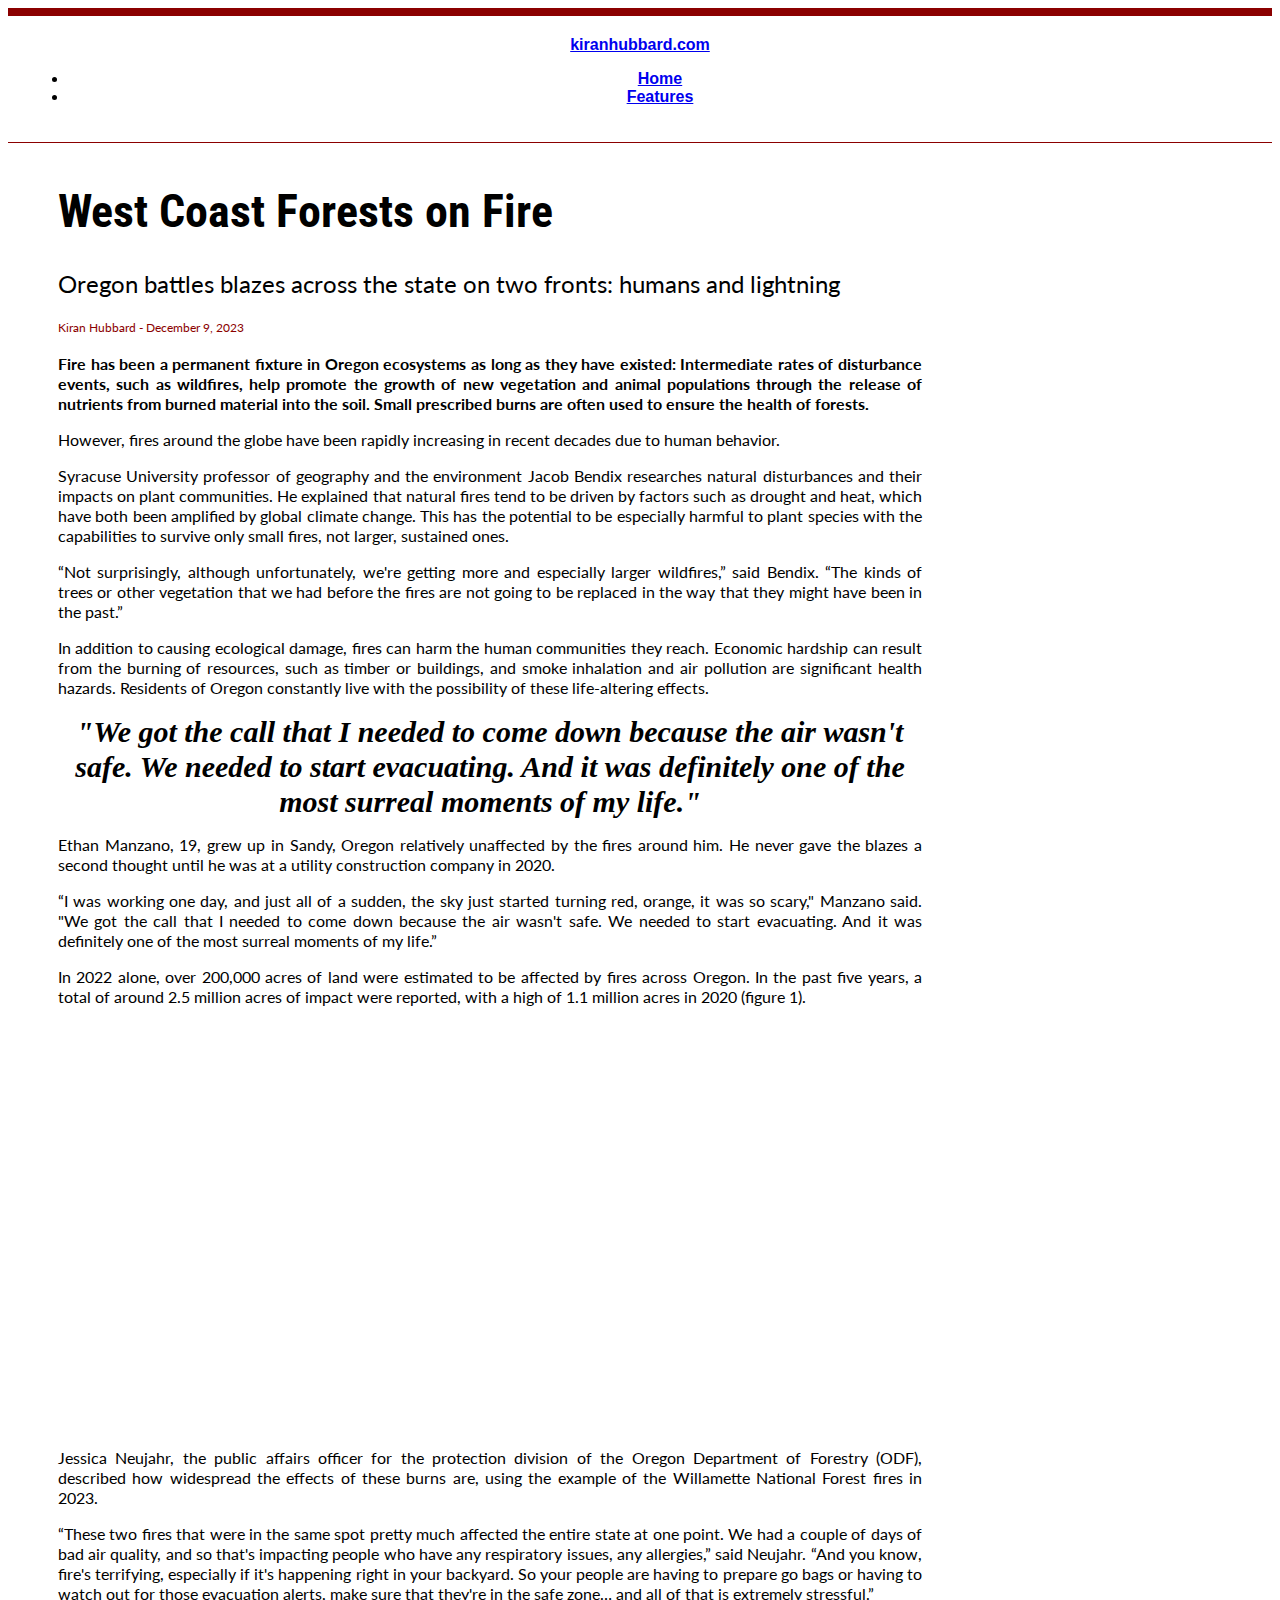
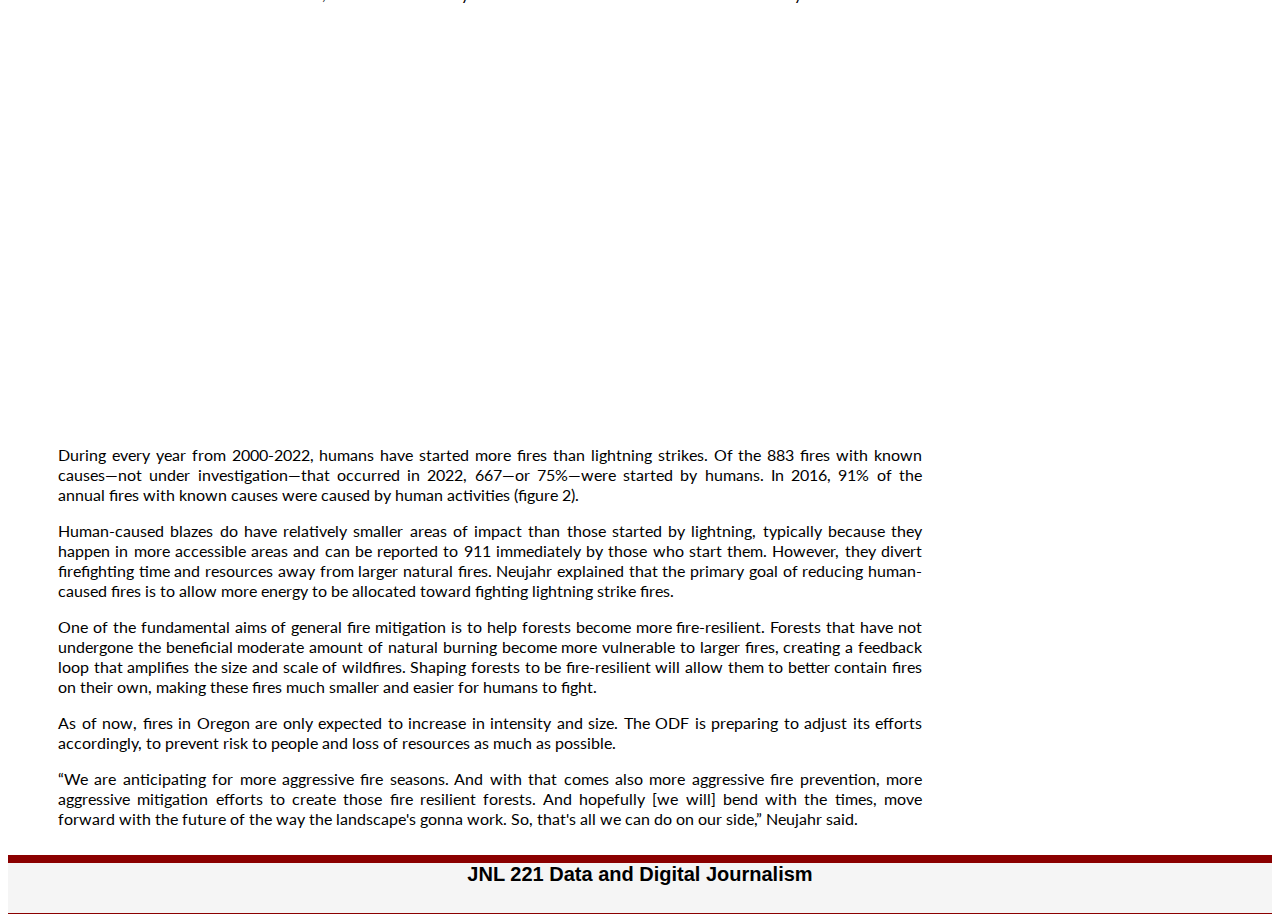
<file: 221final/index.html>
<html>
  <head>
  
    <link href="https://cdn.jsdelivr.net/npm/bootstrap@5.3.2/dist/css/bootstrap.min.css" rel="stylesheet" integrity="sha384-T3c6CoIi6uLrA9TneNEoa7RxnatzjcDSCmG1MXxSR1GAsXEV/Dwwykc2MPK8M2HN" crossorigin="anonymous">
    <title>West Coast Forests on Fire</title>
    <link rel="stylesheet" href="main.css">
    <link rel="preconnect" href="https://fonts.googleapis.com">
    <link rel="preconnect" href="https://fonts.gstatic.com" crossorigin>
    <link href="https://fonts.googleapis.com/css2?family=Lato:ital,wght@0,100;0,300;0,400;0,700;0,900;1,100;1,300;1,400;1,700;1,900&family=Roboto+Condensed:ital,wght@0,100..900;1,100..900&display=swap" rel="stylesheet">

  </head>

  <body>

    <div class="row">
      <div class="col">
        <nav class="navbar bg-body-tertiary">
           <div class="container-fluid">
            <div>
            <a class="navbar-brand" href="https://www.kiranhubbard.com/">
              kiranhubbard.com
            </a>
            <div class="collapse navbar-collapse" id="navbarNav">
              <ul class="navbar-nav">
                <li class="nav-item">
                  <a class="nav-link active" aria-current="page" href="#">Home</a>
                </li>
                <li class="nav-item">
                  <a class="nav-link" href="#">Features</a>
                </li>
          </div>
        </nav>
      </div>
    </div>

    <div class="mycontainer">


        <div class="row">
          <div class="col">
            <h1>West Coast Forests on Fire</h1>
            <h2>Oregon battles blazes across the state on two fronts: humans and lightning 
            </h2>
            <p class="byline">Kiran Hubbard - December 9, 2023 
            </p> 
          </div>
        </div>

        <div class="row">
          <div class="col">
              <p class="first-paragraph">Fire has been a permanent fixture in Oregon ecosystems as long as they have existed: Intermediate rates of disturbance events, such as wildfires, help promote the growth of new vegetation and animal populations through the release of nutrients from burned material into the soil. Small prescribed burns are often used to ensure the health of forests. </p>
              <p>However, fires around the globe have been rapidly increasing in recent decades due to human behavior.</p>
              <p>Syracuse University professor of geography and the environment Jacob Bendix researches natural disturbances and their impacts on plant communities. He explained that natural fires tend to be driven by factors such as drought and heat, which have both been amplified by global climate change. This has the potential to be especially harmful to plant species with the capabilities to survive only small fires, not larger, sustained ones. </p>
              <p>“Not surprisingly, although unfortunately, we're getting more and especially larger wildfires,” said Bendix. “The kinds of trees or other vegetation that we had before the fires are not going to be replaced in the way that they might have been in the past.” 
            </p>
            <p>	In addition to causing ecological damage, fires can harm the human communities they reach. Economic hardship can result from the burning of resources, such as timber or buildings, and smoke inhalation and air pollution are significant health hazards. Residents of Oregon constantly live with the possibility of these life-altering effects. 
            </p>
            <div class="blockquote">
                "We got the call that I needed to come down because the air wasn't safe. We needed to start evacuating. And it was definitely one of the most surreal moments of my life." 
              </div>
              <p>	Ethan Manzano, 19, grew up in Sandy, Oregon relatively unaffected by the fires around him. He never gave the blazes a second thought until he was at a utility construction company in 2020. </p>
                <p>“I was working one day, and just all of a sudden, the sky just started turning red, orange, it was so scary," Manzano said. "We got the call that I needed to come down because the air wasn't safe. We needed to start evacuating. And it was definitely one of the most surreal moments of my life.” </p>
              </p>
          </div>
        </div>

        <div class="row">
          <div class="col">
            <p>In 2022 alone, over 200,000 acres of land were estimated to be affected by fires across Oregon. In the past five years, a total of around 2.5 million acres of impact were reported, with a high of 1.1 million acres in 2020 (figure 1). 
            </p>
            <div class="fig"> 
              <iframe title="Figure 1. Acres of Land Affected by Oregon Fires 2018-2022" aria-label="Column Chart" id="datawrapper-chart-b3KJb" src="https://datawrapper.dwcdn.net/b3KJb/3/" scrolling="no" frameborder="0" style="width: 0; min-width: 100% !important; border: none;" height="400" data-external="1"></iframe><script type="text/javascript">!function(){"use strict";window.addEventListener("message",(function(a){if(void 0!==a.data["datawrapper-height"]){var e=document.querySelectorAll("iframe");for(var t in a.data["datawrapper-height"])for(var r=0;r<e.length;r++)if(e[r].contentWindow===a.source){var i=a.data["datawrapper-height"][t]+"px";e[r].style.height=i}}}))}();
              </script>
            </div>
            <p>Jessica Neujahr, the public affairs officer for the protection division of the Oregon Department of Forestry (ODF), described how widespread the effects of these burns are, using the example of the Willamette National Forest fires in 2023. </p>
                <p>“These two fires that were in the same spot pretty much affected the entire state at one point. We had a couple of days of bad air quality, and so that's impacting people who have any respiratory issues, any allergies,” said Neujahr. “And you know, fire's terrifying, especially if it's happening right in your backyard. So your people are having to prepare go bags or having to watch out for those evacuation alerts, make sure that they're in the safe zone… and all of that is extremely stressful.” 
              </p>
          </div>
        </div>

        <div class="row">
          <div class="col">
            <div class="fig">
              <iframe title="Figure 2. Oregon Fires by Cause 2000-2022" aria-label="Interactive line chart" id="datawrapper-chart-YfMN8" src="https://datawrapper.dwcdn.net/YfMN8/5/" scrolling="no" frameborder="0" style="width: 0; min-width: 100% !important; border: none;" height="400" data-external="1"></iframe><script type="text/javascript">!function(){"use strict";window.addEventListener("message",(function(a){if(void 0!==a.data["datawrapper-height"]){var e=document.querySelectorAll("iframe");for(var t in a.data["datawrapper-height"])for(var r=0;r<e.length;r++)if(e[r].contentWindow===a.source){var i=a.data["datawrapper-height"][t]+"px";e[r].style.height=i}}}))}();
              </script>
          </div>
      
            <p>During every year from 2000-2022, humans have started more fires than lightning strikes. Of the 883 fires with known causes—not under investigation—that occurred in 2022, 667—or 75%—were started by humans. In 2016, 91% of the annual fires with known causes were caused by human activities (figure 2). </p>
              <p>Human-caused blazes do have relatively smaller areas of impact than those started by lightning, typically because they happen in more accessible areas and can be reported to 911 immediately by those who start them. However, they divert firefighting time and resources away from larger natural fires. Neujahr explained that the primary goal of reducing human-caused fires is to allow more energy to be allocated toward fighting lightning strike fires.  </p>
              <p>One of the fundamental aims of general fire mitigation is to help forests become more fire-resilient. Forests that have not undergone the beneficial moderate amount of natural burning become more vulnerable to larger fires, creating a feedback loop that amplifies the size and scale of wildfires. Shaping forests to be fire-resilient will allow them to better contain fires on their own, making these fires much smaller and easier for humans to fight. 
              </p>
          </div>


        </div>

        <div class="row">
        <div class="col">
          <p>As of now, fires in Oregon are only expected to increase in intensity and size. The ODF is preparing to adjust its efforts accordingly, to prevent risk to people and loss of resources as much as possible.</p>  
            <p>“We are anticipating for more aggressive fire seasons. And with that comes also more aggressive fire prevention, more aggressive mitigation efforts to create those fire resilient forests. And hopefully [we will] bend with the times, move forward with the future of the way the landscape's gonna work. So, that's all we can do on our side,” Neujahr said. 
          </p>
          </div>
        </div>
        </div>
          <footer class="footerclass">
            JNL 221 Data and Digital Journalism
          </footer>

      <script src="https://cdn.jsdelivr.net/npm/bootstrap@5.3.2/dist/js/bootstrap.bundle.min.js" integrity="sha384-C6RzsynM9kWDrMNeT87bh95OGNyZPhcTNXj1NW7RuBCsyN/o0jlpcV8Qyq46cDfL" crossorigin="anonymous"></script>    
  
  </body>
</html>


      <script src="https://cdn.jsdelivr.net/npm/bootstrap@5.3.2/dist/js/bootstrap.bundle.min.js" integrity="sha384-C6RzsynM9kWDrMNeT87bh95OGNyZPhcTNXj1NW7RuBCsyN/o0jlpcV8Qyq46cDfL" crossorigin="anonymous"></script>    
  
  </body>
</html>
</file>
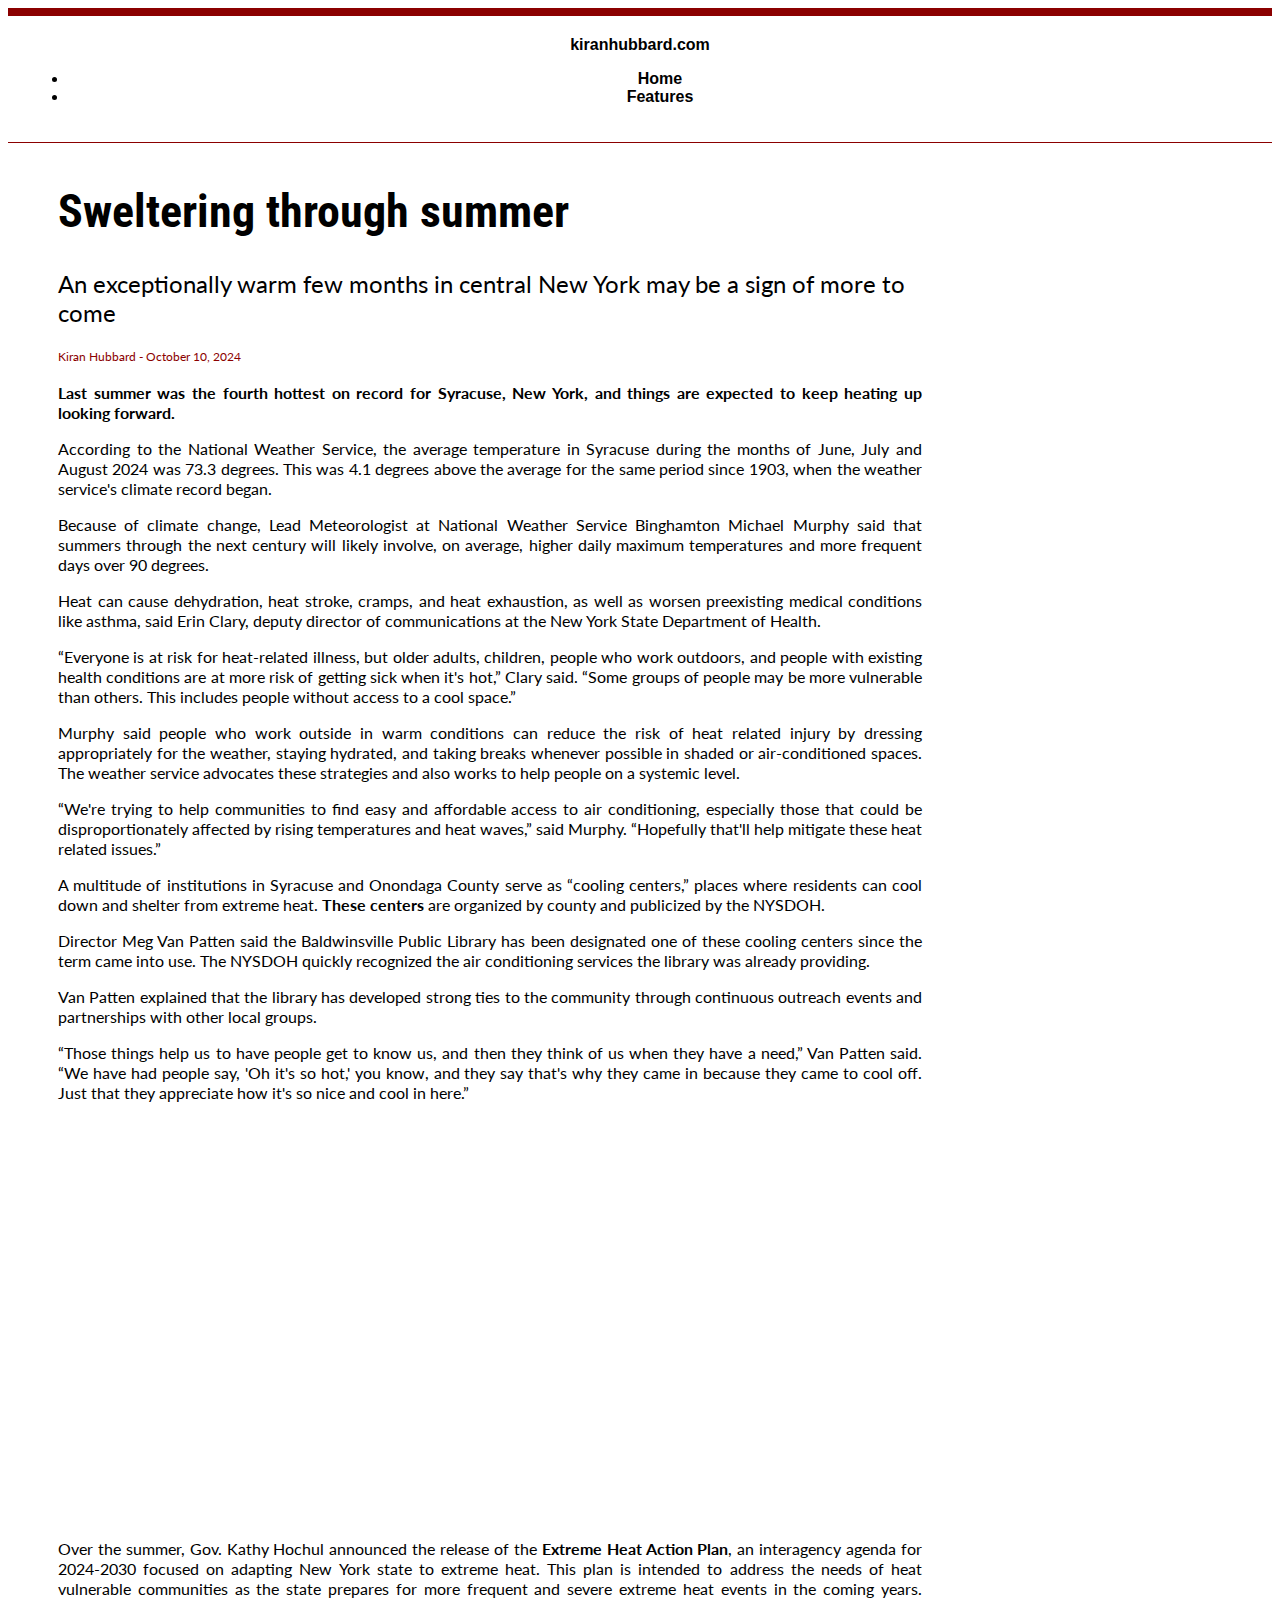
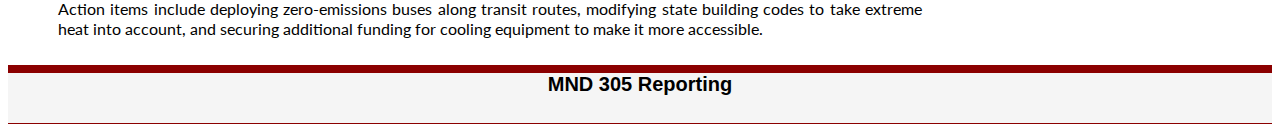
<file: 305data/index.html>
<html>
    <head>
    
      <link href="https://cdn.jsdelivr.net/npm/bootstrap@5.3.2/dist/css/bootstrap.min.css" rel="stylesheet" integrity="sha384-T3c6CoIi6uLrA9TneNEoa7RxnatzjcDSCmG1MXxSR1GAsXEV/Dwwykc2MPK8M2HN" crossorigin="anonymous">
      <link rel="stylesheet" href="main.css">
      <title>Sweltering through summer</title>

      <link rel="preconnect" href="https://fonts.googleapis.com">
      <link rel="preconnect" href="https://fonts.gstatic.com" crossorigin>
      <link href="https://fonts.googleapis.com/css2?family=Lato:ital,wght@0,100;0,300;0,400;0,700;0,900;1,100;1,300;1,400;1,700;1,900&family=Roboto+Condensed:ital,wght@0,100..900;1,100..900&display=swap" rel="stylesheet">
    </head>
  
<body>
  
      <div class="row">
        <div class="col">
          <nav class="navbar bg-body-tertiary">
             <div class="container-fluid">
              <div>
              <a class="navbar-brand" href="https://www.kiranhubbard.com/">
                kiranhubbard.com
              </a>
              <div class="collapse navbar-collapse" id="navbarNav">
                <ul class="navbar-nav">
                  <li class="nav-item">
                    <a class="nav-link active" aria-current="page" href="#">Home</a>
                  </li>
                  <li class="nav-item">
                    <a class="nav-link" href="#">Features</a>
                  </li>
            </div>
          </nav>
        </div>
      </div>
  
      <div class="mycontainer">
  
          <div class="row">
            <div class="col">
              <h1>Sweltering through summer</h1>
              <h2>An exceptionally warm few months in central New York may be a sign of more to come  
              </h2>
              <p class="byline">Kiran Hubbard - October 10, 2024</p> 
            </div>
          </div>
  
          <div class="row">
            <div class="col">
                <p class="first-paragraph">Last summer was the fourth hottest on record for Syracuse, New York, and things are expected to keep heating up looking forward. 
                </p>
                <p>According to the National Weather Service, the average temperature in Syracuse during the months of June, July and August 2024 was 73.3 degrees. This was 4.1 degrees above the average for the same period since 1903, when the weather service's climate record began. 
                </p>
                <p>Because of climate change, Lead Meteorologist at National Weather Service Binghamton Michael Murphy said that summers through the next century will likely involve, on average, higher daily maximum temperatures and more frequent days over 90 degrees.  
                </p>
                <p>Heat can cause dehydration, heat stroke, cramps, and heat exhaustion, as well as worsen preexisting medical conditions like asthma, said Erin Clary, deputy director of communications at the New York State Department of Health. </p>
                <p>“Everyone is at risk for heat-related illness, but older adults, children, people who work outdoors, and people with existing health conditions are at more risk of getting sick when it's hot,” Clary said. “Some groups of people may be more vulnerable than others. This includes people without access to a cool space.” 
            </p>
                <p>Murphy said people who work outside in warm conditions can reduce the risk of heat related injury by dressing appropriately for the weather, staying hydrated, and taking breaks whenever possible in shaded or air-conditioned spaces. The weather service advocates these strategies and also works to help people on a systemic level. 
                </p>
                  <p>“We're trying to help communities to find easy and affordable access to air conditioning, especially those that could be disproportionately affected by rising temperatures and heat waves,” said Murphy. “Hopefully that'll help mitigate these heat related issues.” 
                </p>
                </p>
            </div>
          </div>
  
          <div class="row">
            <div class="col">
              <p>A multitude of institutions in Syracuse and Onondaga County serve as “cooling centers,” places where residents can cool down and shelter from extreme heat. <a href="https://apps.health.ny.gov/statistics/environmental/public_health_tracking/tracker/#/CCList">These centers</a> are organized by county and publicized by the NYSDOH.  
              </p>
              <p>Director Meg Van Patten said the Baldwinsville Public Library has been designated one of these cooling centers since the term came into use. The NYSDOH quickly recognized the air conditioning services the library was already providing. 
              </p><p>Van Patten explained that the library has developed strong ties to the community through continuous outreach events and partnerships with other local groups.</p> 
            </p>
                  <p>“Those things help us to have people get to know us, and then they think of us when they have a need,” Van Patten said. “We have had people say, 'Oh it's so hot,' you know, and they say that's why they came in because they came to cool off. Just that they appreciate how it's so nice and cool in here.” 
                </p>
                <div class="fig"> 
                <iframe title="Average Summer Temperature in Syracuse 1903-2024" aria-label="Interactive line chart" id="datawrapper-chart-mgctS" src="https://datawrapper.dwcdn.net/mgctS/2/" scrolling="no" frameborder="0" style="width: 0; min-width: 100% !important; border: none;" height="395" data-external="1"></iframe><script type="text/javascript">!function(){"use strict";window.addEventListener("message",(function(a){if(void 0!==a.data["datawrapper-height"]){var e=document.querySelectorAll("iframe");for(var t in a.data["datawrapper-height"])for(var r=0;r<e.length;r++)if(e[r].contentWindow===a.source){var i=a.data["datawrapper-height"][t]+"px";e[r].style.height=i}}}))}();
                </script>
              </div>
            </div>
          </div>
  
          <div class="row">
            <div class="col">
              <p>Over the summer, Gov. Kathy Hochul announced the release of the <a href="https://dec.ny.gov/sites/default/files/2024-06/extremeheatactionplan.pdf">Extreme Heat Action Plan</a>, an interagency agenda for 2024-2030 focused on adapting New York state to extreme heat. This plan is intended to address the needs of heat vulnerable communities as the state prepares for more frequent and severe extreme heat events in the coming years. Action items include deploying zero-emissions buses along transit routes, modifying state building codes to take extreme heat into account, and securing additional funding for cooling equipment to make it more accessible. 
                </p>
            </div>
            </div>
            </div>

            <footer class="footerclass">
              MND 305 Reporting
            </footer>
  
        <script src="https://cdn.jsdelivr.net/npm/bootstrap@5.3.2/dist/js/bootstrap.bundle.min.js" integrity="sha384-C6RzsynM9kWDrMNeT87bh95OGNyZPhcTNXj1NW7RuBCsyN/o0jlpcV8Qyq46cDfL" crossorigin="anonymous"></script>    
    
    </body>
  </html>
</file>
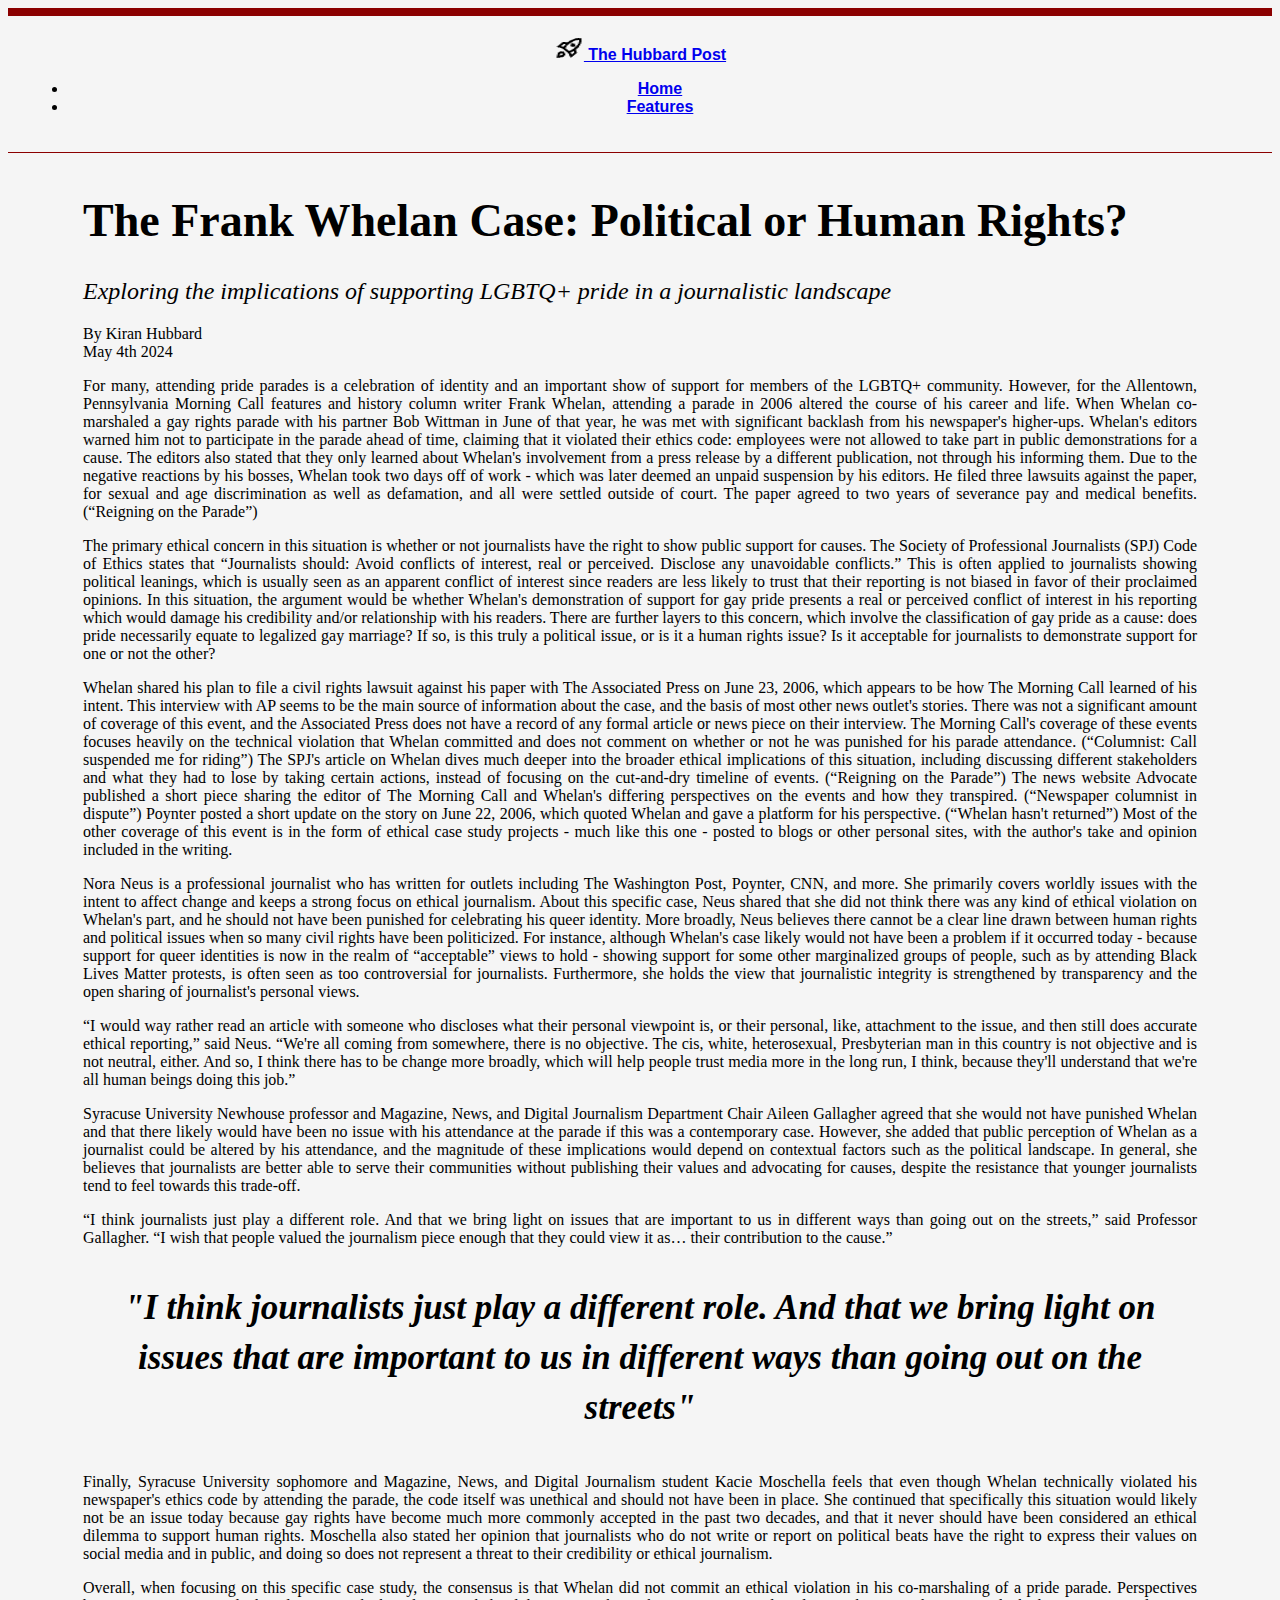
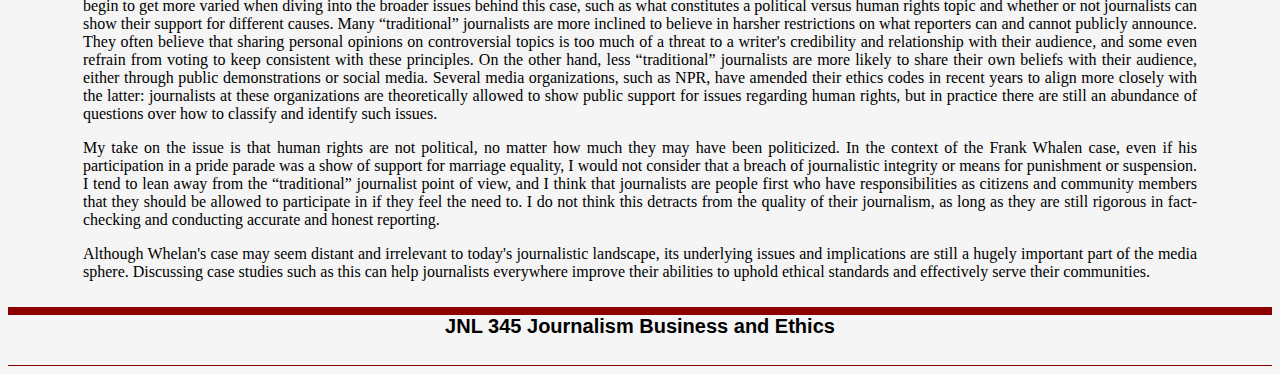
<file: 345final/index.html>
<head>
    <link href="https://cdn.jsdelivr.net/npm/bootstrap@5.3.2/dist/css/bootstrap.min.css" rel="stylesheet" integrity="sha384-T3c6CoIi6uLrA9TneNEoa7RxnatzjcDSCmG1MXxSR1GAsXEV/Dwwykc2MPK8M2HN" crossorigin="anonymous">
    <link rel="stylesheet" href="main.css">
    <title>The Frank Whelan Case: Political or Human Rights?</title>
</head>
<body>
    <body style="background-color:whitesmoke;">

        <div class="row">
          <div class="col">
            <nav class="navbar bg-body-tertiary">
               <div class="container-fluid">
                <div>
                <a class="navbar-brand" href="#">
                  <img src="images/rocket.png" alt="Logo" width="30" height="24" class="d-inline-block align-text-top">
                  The Hubbard Post
                </a>
                <div class="collapse navbar-collapse" id="navbarNav">
                  <ul class="navbar-nav">
                    <li class="nav-item">
                      <a class="nav-link active" aria-current="page" href="#">Home</a>
                    </li>
                    <li class="nav-item">
                      <a class="nav-link" href="#">Features</a>
                    </li>
              </div>
            </nav>
          </div>
        </div>
        <div class="mycontainer">
            <div class="row">
              <div class="col">
                <h1>The Frank Whelan Case: Political or Human Rights?</h1>
                <h2>Exploring the implications of supporting LGBTQ+ pride in a journalistic landscape</h2>
                <p>By Kiran Hubbard <br>
                  May 4th 2024
                </p> 
              </div>
            </div>
        <div class="row">
            <div class="Column">
                <p>For many, attending pride parades is a celebration of identity and an important show of support for members of the LGBTQ+ community. However, for the Allentown, Pennsylvania Morning Call features and history column writer Frank Whelan, attending a parade in 2006 altered the course of his career and life. When Whelan co-marshaled a gay rights parade with his partner Bob Wittman in June of that year, he was met with significant backlash from his newspaper's higher-ups. Whelan's editors warned him not to participate in the parade ahead of time, claiming that it violated their ethics code: employees were not allowed to take part in public demonstrations for a cause. The editors also stated that they only learned about Whelan's involvement from a press release by a different publication, not through his informing them. Due to the negative reactions by his bosses, Whelan took two days off of work - which was later deemed an unpaid suspension by his editors. He filed three lawsuits against the paper, for sexual and age discrimination as well as defamation, and all were settled outside of court. The paper agreed to two years of severance pay and medical benefits. (“Reigning on the Parade”) 
                </p>
                <p>	The primary ethical concern in this situation is whether or not journalists have the right to show public support for causes. The Society of Professional Journalists (SPJ) Code of Ethics states that “Journalists should: Avoid conflicts of interest, real or perceived. Disclose any unavoidable conflicts.” This is often applied to journalists showing political leanings, which is usually seen as an apparent conflict of interest since readers are less likely to trust that their reporting is not biased in favor of their proclaimed opinions. In this situation, the argument would be whether Whelan's demonstration of support for gay pride presents a real or perceived conflict of interest in his reporting which would damage his credibility and/or relationship with his readers. There are further layers to this concern, which involve the classification of gay pride as a cause: does pride necessarily equate to legalized gay marriage? If so, is this truly a political issue, or is it a human rights issue? Is it acceptable for journalists to demonstrate support for one or not the other? </p>
                <p>Whelan shared his plan to file a civil rights lawsuit against his paper with The Associated Press on June 23, 2006, which appears to be how The Morning Call learned of his intent. This interview with AP seems to be the main source of information about the case, and the basis of most other news outlet's stories. There was not a significant amount of coverage of this event, and the Associated Press does not have a record of any formal article or news piece on their interview. The Morning Call's coverage of these events focuses heavily on the technical violation that Whelan committed and does not comment on whether or not he was punished for his parade attendance. (“Columnist: Call suspended me for riding”) The SPJ's article on Whelan dives much deeper into the broader ethical implications of this situation, including discussing different stakeholders and what they had to lose by taking certain actions, instead of focusing on the cut-and-dry timeline of events. (“Reigning on the Parade”) The news website Advocate published a short piece sharing the editor of The Morning Call and Whelan's differing perspectives on the events and how they transpired. (“Newspaper columnist in dispute”) Poynter posted a short update on the story on June 22, 2006, which quoted Whelan and gave a platform for his perspective. (“Whelan hasn't returned”) Most of the other coverage of this event is in the form of ethical case study projects - much like this one - posted to blogs or other personal sites, with the author's take and opinion included in the writing. </p>
                <p>Nora Neus is a professional journalist who has written for outlets including The Washington Post, Poynter, CNN, and more. She primarily covers worldly issues with the intent to affect change and keeps a strong focus on ethical journalism. About this specific case, Neus shared that she did not think there was any kind of ethical violation on Whelan's part, and he should not have been punished for celebrating his queer identity. More broadly, Neus believes there cannot be a clear line drawn between human rights and political issues when so many civil rights have been politicized. For instance, although Whelan's case likely would not have been a problem if it occurred today - because support for queer identities is now in the realm of “acceptable” views to hold - showing support for some other marginalized groups of people, such as by attending Black Lives Matter protests, is often seen as too controversial for journalists. Furthermore, she holds the view that journalistic integrity is strengthened by transparency and the open sharing of journalist's personal views.  
                </p>
                <p>“I would way rather read an article with someone who discloses what their personal viewpoint is, or their personal, like, attachment to the issue, and then still does accurate ethical reporting,” said Neus. “We're all coming from somewhere, there is no objective. The cis, white, heterosexual, Presbyterian man in this country is not objective and is not neutral, either. And so, I think there has to be change more broadly, which will help people trust media more in the long run, I think, because they'll understand that we're all human beings doing this job.” 
                </p>
                <p>Syracuse University Newhouse professor and Magazine, News, and Digital Journalism Department Chair Aileen Gallagher agreed that she would not have punished Whelan and that there likely would have been no issue with his attendance at the parade if this was a contemporary case. However, she added that public perception of Whelan as a journalist could be altered by his attendance, and the magnitude of these implications would depend on contextual factors such as the political landscape. In general, she believes that journalists are better able to serve their communities without publishing their values and advocating for causes, despite the resistance that younger journalists tend to feel towards this trade-off. 
                </p>
                <p>“I think journalists just play a different role. And that we bring light on issues that are important to us in different ways than going out on the streets,” said Professor Gallagher. “I wish that people valued the journalism piece enough that they could view it as… their contribution to the cause.”
                </p>
            </div>
        </div>
        <div class="row">
            <div class="column">
                <div class="blockquote">
                    "I think journalists just play a different role. And that we bring light on issues that are important to us in different ways than going out on the streets"
                </div>
            </div>
        </div>
        <div class="row">
            <div class="column">
                <p>Finally, Syracuse University sophomore and Magazine, News, and Digital Journalism student Kacie Moschella feels that even though Whelan technically violated his newspaper's ethics code by attending the parade, the code itself was unethical and should not have been in place. She continued that specifically this situation would likely not be an issue today because gay rights have become much more commonly accepted in the past two decades, and that it never should have been considered an ethical dilemma to support human rights. Moschella also stated her opinion that journalists who do not write or report on political beats have the right to express their values on social media and in public, and doing so does not represent a threat to their credibility or ethical journalism. 
                </p>
                <p>Overall, when focusing on this specific case study, the consensus is that Whelan did not commit an ethical violation in his co-marshaling of a pride parade. Perspectives begin to get more varied when diving into the broader issues behind this case, such as what constitutes a political versus human rights topic and whether or not journalists can show their support for different causes. Many “traditional” journalists are more inclined to believe in harsher restrictions on what reporters can and cannot publicly announce. They often believe that sharing personal opinions on controversial topics is too much of a threat to a writer's credibility and relationship with their audience, and some even refrain from voting to keep consistent with these principles. On the other hand, less “traditional” journalists are more likely to share their own beliefs with their audience, either through public demonstrations or social media. Several media organizations, such as NPR, have amended their ethics codes in recent years to align more closely with the latter: journalists at these organizations are theoretically allowed to show public support for issues regarding human rights, but in practice there are still an abundance of questions over how to classify and identify such issues. </p>
                <p>My take on the issue is that human rights are not political, no matter how much they may have been politicized. In the context of the Frank Whalen case, even if his participation in a pride parade was a show of support for marriage equality, I would not consider that a breach of journalistic integrity or means for punishment or suspension. I tend to lean away from the “traditional” journalist point of view, and I think that journalists are people first who have responsibilities as citizens and community members that they should be allowed to participate in if they feel the need to. I do not think this detracts from the quality of their journalism, as long as they are still rigorous in fact-checking and conducting accurate and honest reporting. 
                </p>
                <p>Although Whelan's case may seem distant and irrelevant to today's journalistic landscape, its underlying issues and implications are still a hugely important part of the media sphere. Discussing case studies such as this can help journalists everywhere improve their abilities to uphold ethical standards and effectively serve their communities. 
                </p>
            </div>
        </div>
        </div>
        <footer class="footerclass">
            JNL 345 Journalism Business and Ethics
          </footer>

      <script src="https://cdn.jsdelivr.net/npm/bootstrap@5.3.2/dist/js/bootstrap.bundle.min.js" integrity="sha384-C6RzsynM9kWDrMNeT87bh95OGNyZPhcTNXj1NW7RuBCsyN/o0jlpcV8Qyq46cDfL" crossorigin="anonymous"></script>    
</body>
</file>
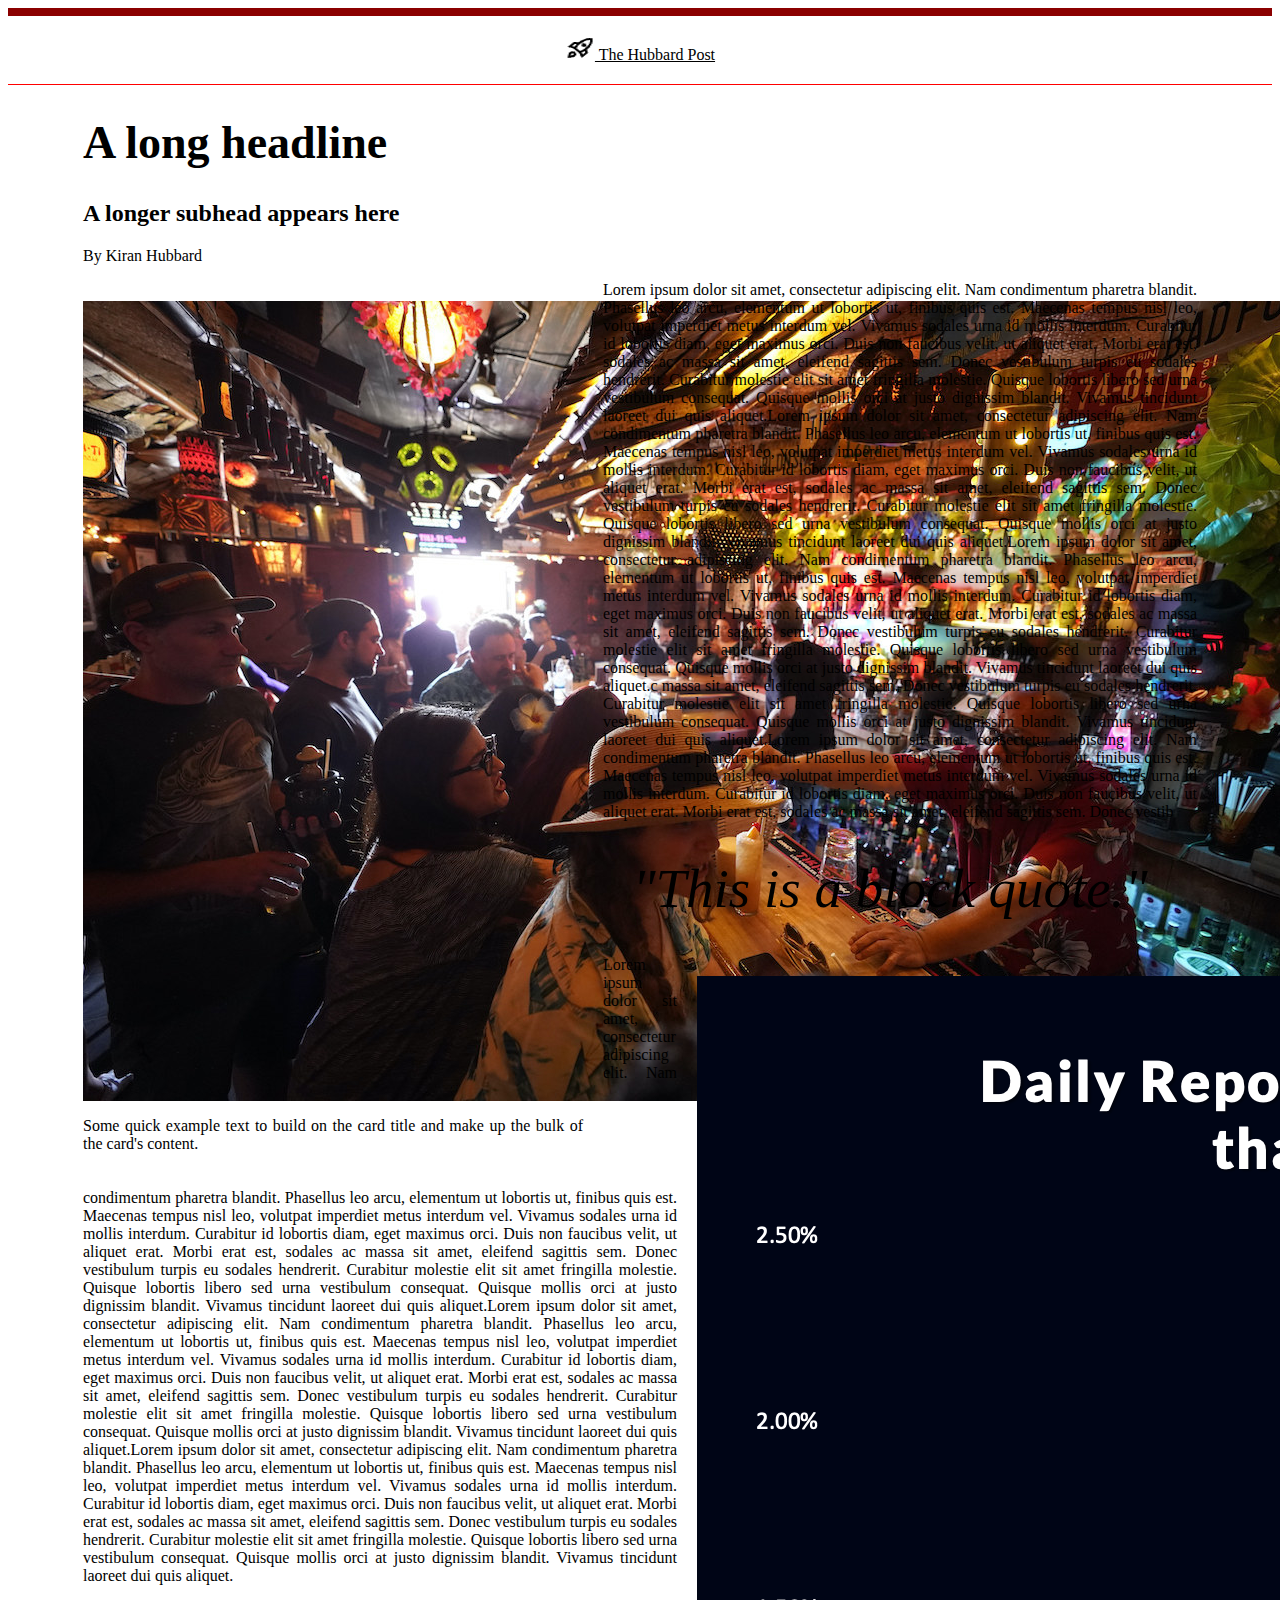
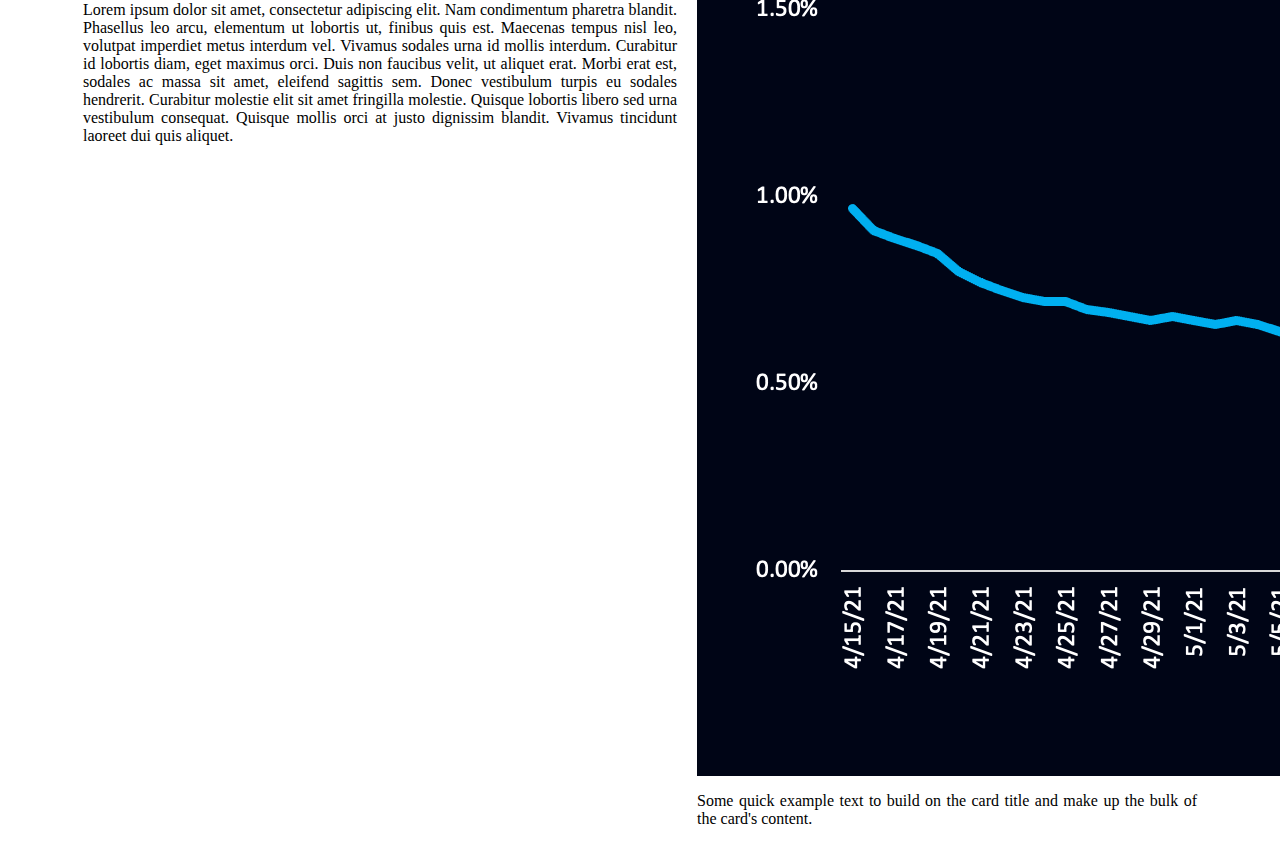
<file: assignment10/index.html>
<html>
  <head>
  
    <link href="https://cdn.jsdelivr.net/npm/bootstrap@5.3.2/dist/css/bootstrap.min.css" rel="stylesheet" integrity="sha384-T3c6CoIi6uLrA9TneNEoa7RxnatzjcDSCmG1MXxSR1GAsXEV/Dwwykc2MPK8M2HN" crossorigin="anonymous">
    <link rel="stylesheet" href="main.css">
    <title></title>
  </head>

  <body>

    <div class="row">
      <div class="col">
        <nav class="navbar bg-body-tertiary">
           <div class="container-fluid">
            <div>
            <a class="navbar-brand" href="#">
              <img src="rocket.png" alt="Logo" width="30" height="24" class="d-inline-block align-text-top">
              The Hubbard Post
            </a>
          </div>
        </nav>
      </div>
    </div>

    <div class="mycontainer">


        <div class="row">
          <div class="col">
            <h1>A long headline</h1>
            <h2>A longer subhead appears here</h2>
            <p>By Kiran Hubbard</p> 
          </div>
        </div>

        <div class="row">
          <div class="col">
            <div class="card" style="width: 50%; max-width: 500px; min-width: 400px;">
              <img src="images/img1.jpg" class="card-img-top" alt="...">
              <div class="card-body">
                <p class="card-text">Some quick example text to build on the card title and make up the bulk of the card's content.</p>
              </div>
            </div>
            <p>Lorem ipsum dolor sit amet, consectetur adipiscing elit. Nam condimentum pharetra blandit. Phasellus leo arcu, elementum ut lobortis ut, finibus quis est. Maecenas tempus nisl leo, volutpat imperdiet metus interdum vel. Vivamus sodales urna id mollis interdum. Curabitur id lobortis diam, eget maximus orci. Duis non faucibus velit, ut aliquet erat. Morbi erat est, sodales ac massa sit amet, eleifend sagittis sem. Donec vestibulum turpis eu sodales hendrerit. Curabitur molestie elit sit amet fringilla molestie. Quisque lobortis libero sed urna vestibulum consequat. Quisque mollis orci at justo dignissim blandit. Vivamus tincidunt laoreet dui quis aliquet.Lorem ipsum dolor sit amet, consectetur adipiscing elit. Nam condimentum pharetra blandit. Phasellus leo arcu, elementum ut lobortis ut, finibus quis est. Maecenas tempus nisl leo, volutpat imperdiet metus interdum vel. Vivamus sodales urna id mollis interdum. Curabitur id lobortis diam, eget maximus orci. Duis non faucibus velit, ut aliquet erat. Morbi erat est, sodales ac massa sit amet, eleifend sagittis sem. Donec vestibulum turpis eu sodales hendrerit. Curabitur molestie elit sit amet fringilla molestie. Quisque lobortis libero sed urna vestibulum consequat. Quisque mollis orci at justo dignissim blandit. Vivamus tincidunt laoreet dui quis aliquet.Lorem ipsum dolor sit amet, consectetur adipiscing elit. Nam condimentum pharetra blandit. Phasellus leo arcu, elementum ut lobortis ut, finibus quis est. Maecenas tempus nisl leo, volutpat imperdiet metus interdum vel. Vivamus sodales urna id mollis interdum. Curabitur id lobortis diam, eget maximus orci. Duis non faucibus velit, ut aliquet erat. Morbi erat est, sodales ac massa sit amet, eleifend sagittis sem. Donec vestibulum turpis eu sodales hendrerit. Curabitur molestie elit sit amet fringilla molestie. Quisque lobortis libero sed urna vestibulum consequat. Quisque mollis orci at justo dignissim blandit. Vivamus tincidunt laoreet dui quis aliquet.c massa sit amet, eleifend sagittis sem. Donec vestibulum turpis eu sodales hendrerit. Curabitur molestie elit sit amet fringilla molestie. Quisque lobortis libero sed urna vestibulum consequat. Quisque mollis orci at justo dignissim blandit. Vivamus tincidunt laoreet dui quis aliquet.Lorem ipsum dolor sit amet, consectetur adipiscing elit. Nam condimentum pharetra blandit. Phasellus leo arcu, elementum ut lobortis ut, finibus quis est. Maecenas tempus nisl leo, volutpat imperdiet metus interdum vel. Vivamus sodales urna id mollis interdum. Curabitur id lobortis diam, eget maximus orci. Duis non faucibus velit, ut aliquet erat. Morbi erat est, sodales ac massa sit amet, eleifend sagittis sem. Donec vestib</p>
          </div>
        </div>

        <div class="row">
          <div class="col">
              <div class="blockquote">
                "This is a block quote." 
              </div>
            </div>
          </div>

        <div class="row">
          <div class="col">


            <div class="card cardb" style="width: 50%; max-width: 500px; min-width: 400px;">
              <img src="images/img2.png" class="card-img-top" alt="...">
              <div class="card-body">
                <p class="card-text">Some quick example text to build on the card title and make up the bulk of the card's content.</p>
              </div>
            </div>

              <p>Lorem ipsum dolor sit amet, consectetur adipiscing elit. Nam condimentum pharetra blandit. Phasellus leo arcu, elementum ut lobortis ut, finibus quis est. Maecenas tempus nisl leo, volutpat imperdiet metus interdum vel. Vivamus sodales urna id mollis interdum. Curabitur id lobortis diam, eget maximus orci. Duis non faucibus velit, ut aliquet erat. Morbi erat est, sodales ac massa sit amet, eleifend sagittis sem. Donec vestibulum turpis eu sodales hendrerit. Curabitur molestie elit sit amet fringilla molestie. Quisque lobortis libero sed urna vestibulum consequat. Quisque mollis orci at justo dignissim blandit. Vivamus tincidunt laoreet dui quis aliquet.Lorem ipsum dolor sit amet, consectetur adipiscing elit. Nam condimentum pharetra blandit. Phasellus leo arcu, elementum ut lobortis ut, finibus quis est. Maecenas tempus nisl leo, volutpat imperdiet metus interdum vel. Vivamus sodales urna id mollis interdum. Curabitur id lobortis diam, eget maximus orci. Duis non faucibus velit, ut aliquet erat. Morbi erat est, sodales ac massa sit amet, eleifend sagittis sem. Donec vestibulum turpis eu sodales hendrerit. Curabitur molestie elit sit amet fringilla molestie. Quisque lobortis libero sed urna vestibulum consequat. Quisque mollis orci at justo dignissim blandit. Vivamus tincidunt laoreet dui quis aliquet.Lorem ipsum dolor sit amet, consectetur adipiscing elit. Nam condimentum pharetra blandit. Phasellus leo arcu, elementum ut lobortis ut, finibus quis est. Maecenas tempus nisl leo, volutpat imperdiet metus interdum vel. Vivamus sodales urna id mollis interdum. Curabitur id lobortis diam, eget maximus orci. Duis non faucibus velit, ut aliquet erat. Morbi erat est, sodales ac massa sit amet, eleifend sagittis sem. Donec vestibulum turpis eu sodales hendrerit. Curabitur molestie elit sit amet fringilla molestie. Quisque lobortis libero sed urna vestibulum consequat. Quisque mollis orci at justo dignissim blandit. Vivamus tincidunt laoreet dui quis aliquet.</p>
          </div>
        </div>

        <div class="row">
        <div class="col">
          <p>Lorem ipsum dolor sit amet, consectetur adipiscing elit. Nam condimentum pharetra blandit. Phasellus leo arcu, elementum ut lobortis ut, finibus quis est. Maecenas tempus nisl leo, volutpat imperdiet metus interdum vel. Vivamus sodales urna id mollis interdum. Curabitur id lobortis diam, eget maximus orci. Duis non faucibus velit, ut aliquet erat. Morbi erat est, sodales ac massa sit amet, eleifend sagittis sem. Donec vestibulum turpis eu sodales hendrerit. Curabitur molestie elit sit amet fringilla molestie. Quisque lobortis libero sed urna vestibulum consequat. Quisque mollis orci at justo dignissim blandit. Vivamus tincidunt laoreet dui quis aliquet.</p>
          </div>
        </div>


      <script src="https://cdn.jsdelivr.net/npm/bootstrap@5.3.2/dist/js/bootstrap.bundle.min.js" integrity="sha384-C6RzsynM9kWDrMNeT87bh95OGNyZPhcTNXj1NW7RuBCsyN/o0jlpcV8Qyq46cDfL" crossorigin="anonymous"></script>    
  
  </body>
</html>
</file>
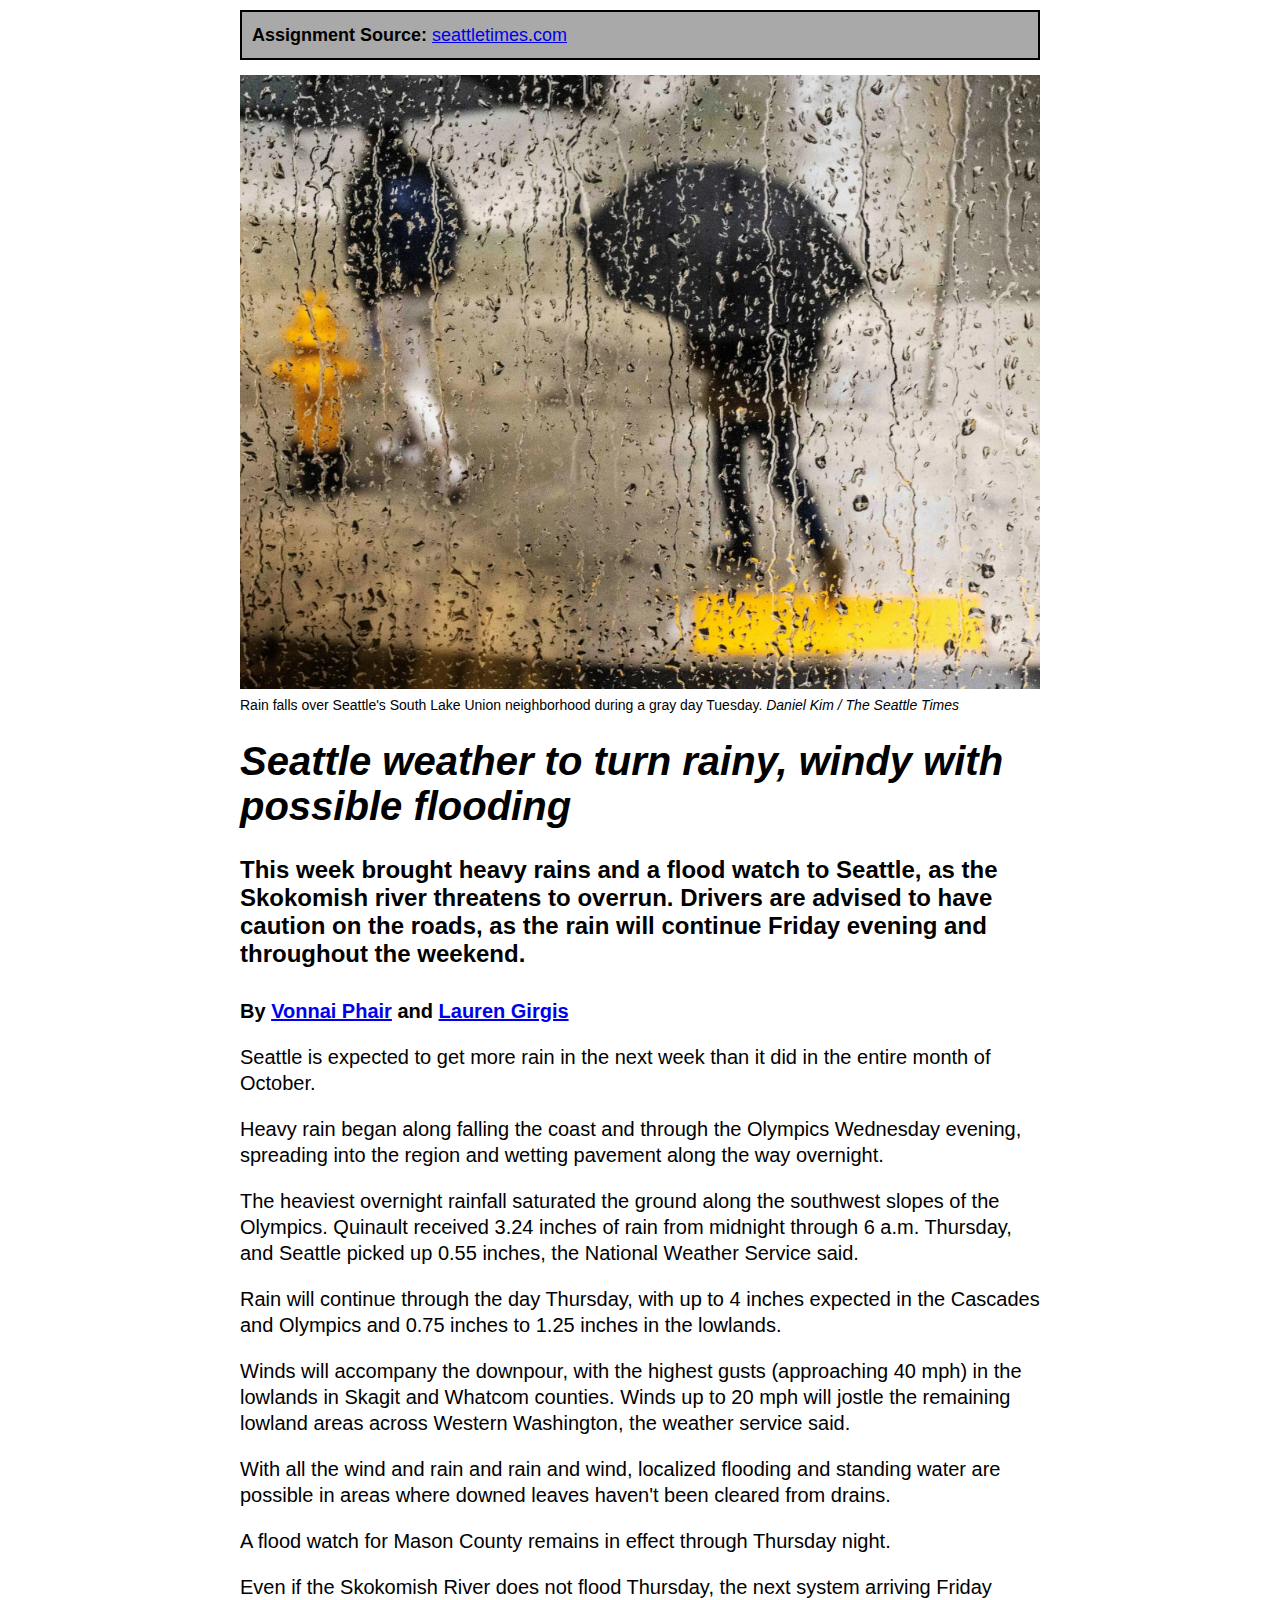
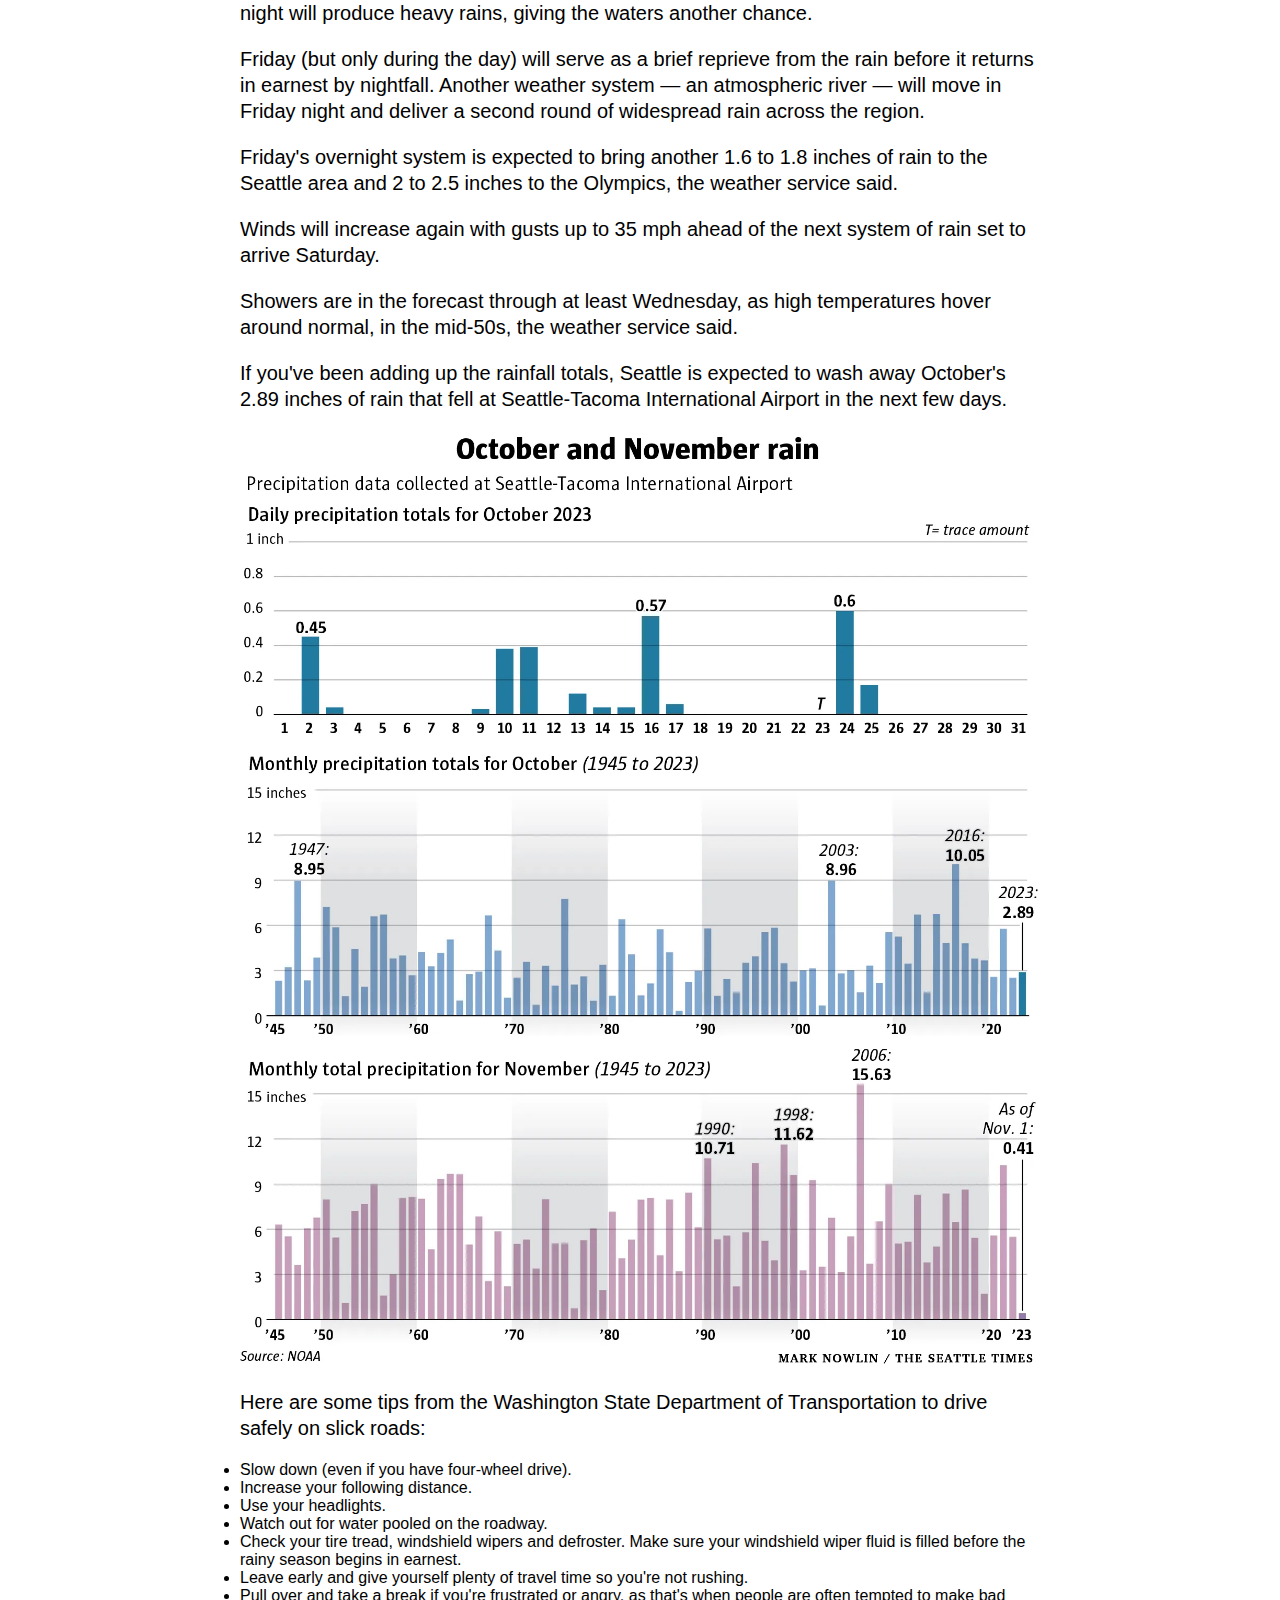
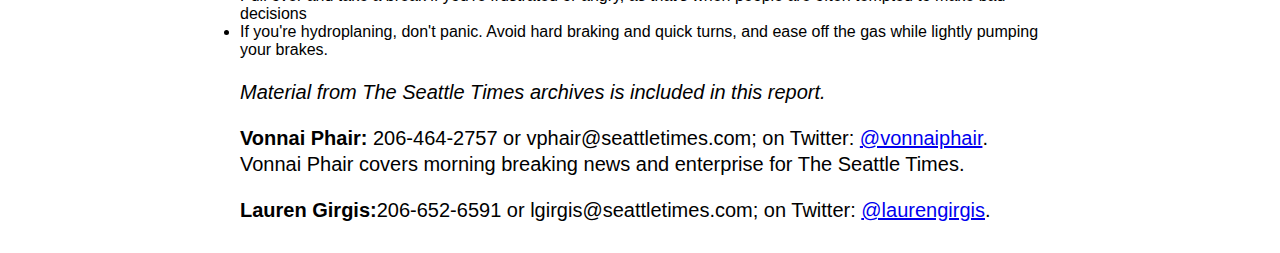
<file: assignment8/index.html>
<!DOCTYPE html>
<html>

<head>
  <meta charset="utf-8">
  <meta name="viewport" content="width=device-width, initial-scale=1">
  <link rel="stylesheet" href="main.css">
  <title>Assignment 8: Recreating an Article from the Seattle Times</title>
</head>

<body>

   <p class="source-info"><b>Assignment Source: </b> <a href="https://www.seattletimes.com/seattle-news/weather/seattle-weather-to-turn-rainy-windy-with-possible-flooding/">seattletimes.com</a></p> 

<img src="rainyimagine.webp" alt="Person holding umbrella seen through rainy window">

<p class="lead-caption">Rain falls over Seattle's South Lake Union neighborhood during a gray day Tuesday. <i>Daniel Kim / The Seattle Times</i></p>

<h1>Seattle weather to turn rainy, windy with possible flooding</h1>

  <h2>This week brought heavy rains and a flood watch to Seattle, as the Skokomish river threatens to overrun. Drivers are advised to have caution on the roads, as the rain will continue Friday evening and throughout the weekend.</h2>

  <p><b>By <a href="https://www.seattletimes.com/author/vonnai-phair/">Vonnai Phair</a> and <a href="https://www.seattletimes.com/author/lauren-girgis/">Lauren Girgis</a></b></p>

    <p>Seattle is expected to get more rain in the next week than it did in the entire month of October.</p>

    <p>Heavy rain began along falling the coast and through the Olympics Wednesday evening, spreading into the region and wetting pavement along the way overnight.</p>

    <p>The heaviest overnight rainfall saturated the ground along the southwest slopes of the Olympics. Quinault received 3.24 inches of rain from midnight through 6 a.m. Thursday, and Seattle picked up 0.55 inches, the National Weather Service said.</p>

    <p>Rain will continue through the day Thursday, with up to 4 inches expected in the Cascades and Olympics and 0.75 inches to 1.25 inches in the lowlands.</p>

    <p>Winds will accompany the downpour, with the highest gusts (approaching 40 mph) in the lowlands in Skagit and Whatcom counties. Winds up to 20 mph will jostle the remaining lowland areas across Western Washington, the weather service said.</p>

    <p>With all the wind and rain and rain and wind, localized flooding and standing water are possible in areas where downed leaves haven't been cleared from drains.</p>

    <p>A flood watch for Mason County remains in effect through Thursday night.</p>

    <p>Even if the Skokomish River does not flood Thursday, the next system arriving Friday night will produce heavy rains, giving the waters another chance.</p>

    <p>Friday (but only during the day) will serve as a brief reprieve from the rain before it returns in earnest by nightfall. Another weather system — an atmospheric river — will move in Friday night and deliver a second round of widespread rain across the region.</p>

    <p>Friday's overnight system is expected to bring another 1.6 to 1.8 inches of rain to the Seattle area and 2 to 2.5 inches to the Olympics, the weather service said.</p>

    <p>Winds will increase again with gusts up to 35 mph ahead of the next system of rain set to arrive Saturday.</p>

    <p>Showers are in the forecast through at least Wednesday, as high temperatures hover around normal, in the mid-50s, the weather service said.</p>

    <p>If you've been adding up the rainfall totals, Seattle is expected to wash away October's 2.89 inches of rain that fell at Seattle-Tacoma International Airport in the next few days. </p>

    <img src="chartimage.webp" alt="chart showing precipitation totals for Seattle in October and November from 1945 to 2023">

    <p>Here are some tips from the Washington State Department of Transportation to drive safely on slick roads:</p>

    <li>Slow down (even if you have four-wheel drive).</li>

    <li>Increase your following distance.</li>

    <li>Use your headlights.</li>

    <li>Watch out for water pooled on the roadway.</li>

    <li>Check your tire tread, windshield wipers and defroster. Make sure your windshield wiper fluid is filled before the rainy season begins in earnest.</li>

    <li>Leave early and give yourself plenty of travel time so you're not rushing.</li>

    <li>Pull over and take a break if you're frustrated or angry, as that's when people are often tempted to make bad decisions</li>

    <li>If you're hydroplaning, don't panic. Avoid hard braking and quick turns, and ease off the gas while lightly pumping your brakes.</li>

    <p><i>Material from The Seattle Times archives is included in this report.</i></p>

    <p><b>Vonnai Phair:</b> 206-464-2757 or vphair@seattletimes.com; on Twitter: <a href="https://twitter.com/vonnaiphair">@vonnaiphair</a>. Vonnai Phair covers morning breaking news and enterprise for The Seattle Times.</p>

    <p><b>Lauren Girgis:</b>206-652-6591 or lgirgis@seattletimes.com; on Twitter: <a href="https://twitter.com/laurengirgis">@laurengirgis</a>.</p>

  <!-- You're following instructions to add content to the <body> of this file. -->

</body>

</html>
</file>
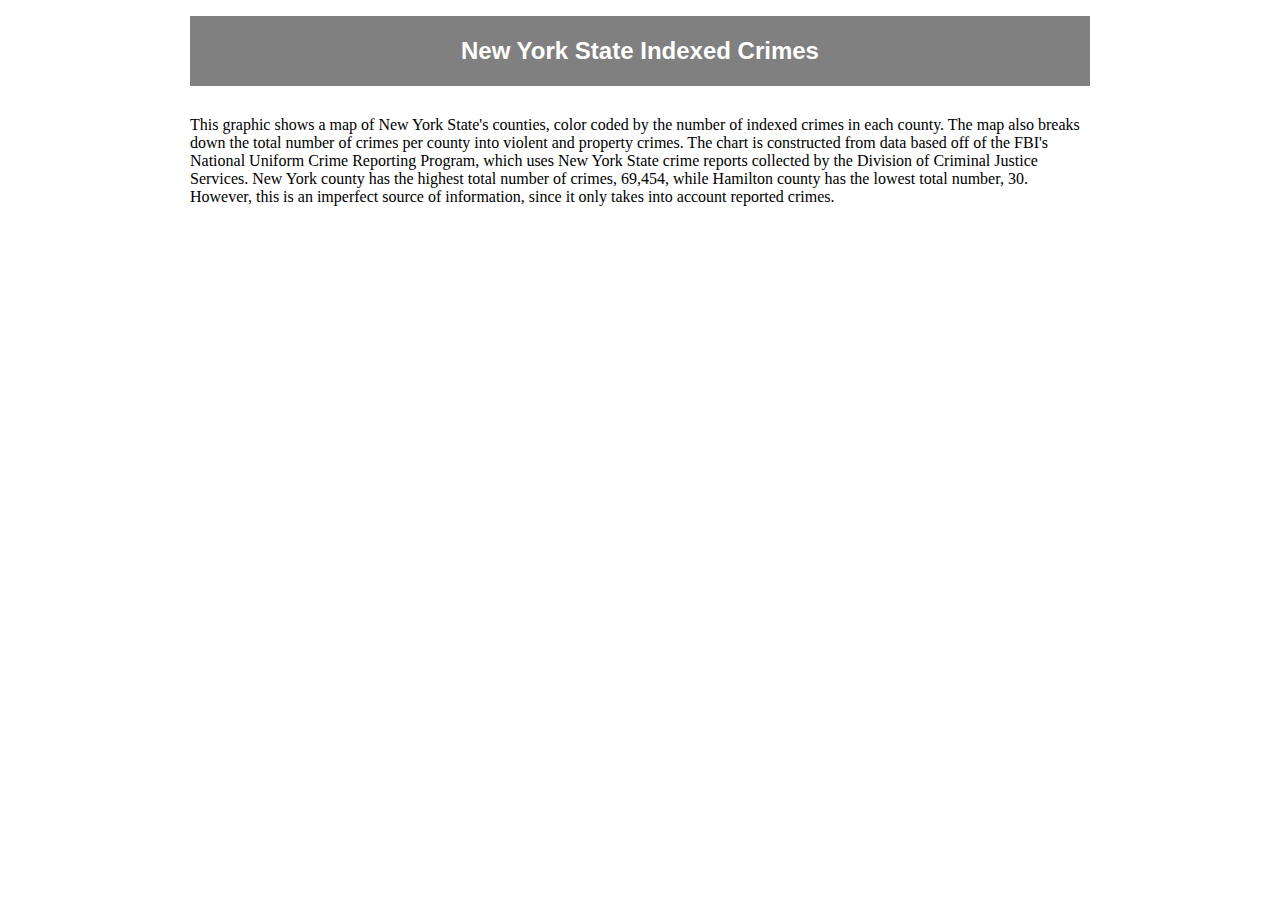
<file: assignment6index.html>
<!DOCTYPE html>
<html lang="en">
<head>
	<meta charset="utf-8">
	<meta name="viewport" content="width=device-width, initial-scale=1">
	<title>Data Visualization Assignment #2</title>
	<style type="text/css"> body{max-width:900px;margin-right:auto;margin-left:auto;padding:8px}.header{background-color:gray;color:#fff;font-family:Arial,sans-serif;padding:1px;margin-bottom:30px;text-align:center}
	</style>
</head>
<body>

	<div class="header">
		<h2>New York State Indexed Crimes</h2>
	</div>

	<p>This graphic shows a map of New York State's counties, color coded by the number of indexed crimes in each county. The map also breaks down the total number of crimes per county into violent and property crimes. The chart is constructed from data based off of the FBI's National Uniform Crime Reporting Program, which uses New York State crime reports collected by the Division of Criminal Justice Services. New York county has the highest total number of crimes, 69,454, while Hamilton county has the lowest total number, 30. However, this is an imperfect source of information, since it only takes into account reported crimes.</p>

	<p><iframe title="[ 2022 NYS Crimes by County ]" aria-label="Map" id="datawrapper-chart-qXR4X" src="https://datawrapper.dwcdn.net/qXR4X/1/" scrolling="no" frameborder="0" style="width: 0; min-width: 100% !important; border: none;" height="592" data-external="1"></iframe><script type="text/javascript">!function(){"use strict";window.addEventListener("message",(function(a){if(void 0!==a.data["datawrapper-height"]){var e=document.querySelectorAll("iframe");for(var t in a.data["datawrapper-height"])for(var r=0;r<e.length;r++)if(e[r].contentWindow===a.source){var i=a.data["datawrapper-height"][t]+"px";e[r].style.height=i}}}))}(); width=100
	</script></p> 

</body>
</html>
</file>
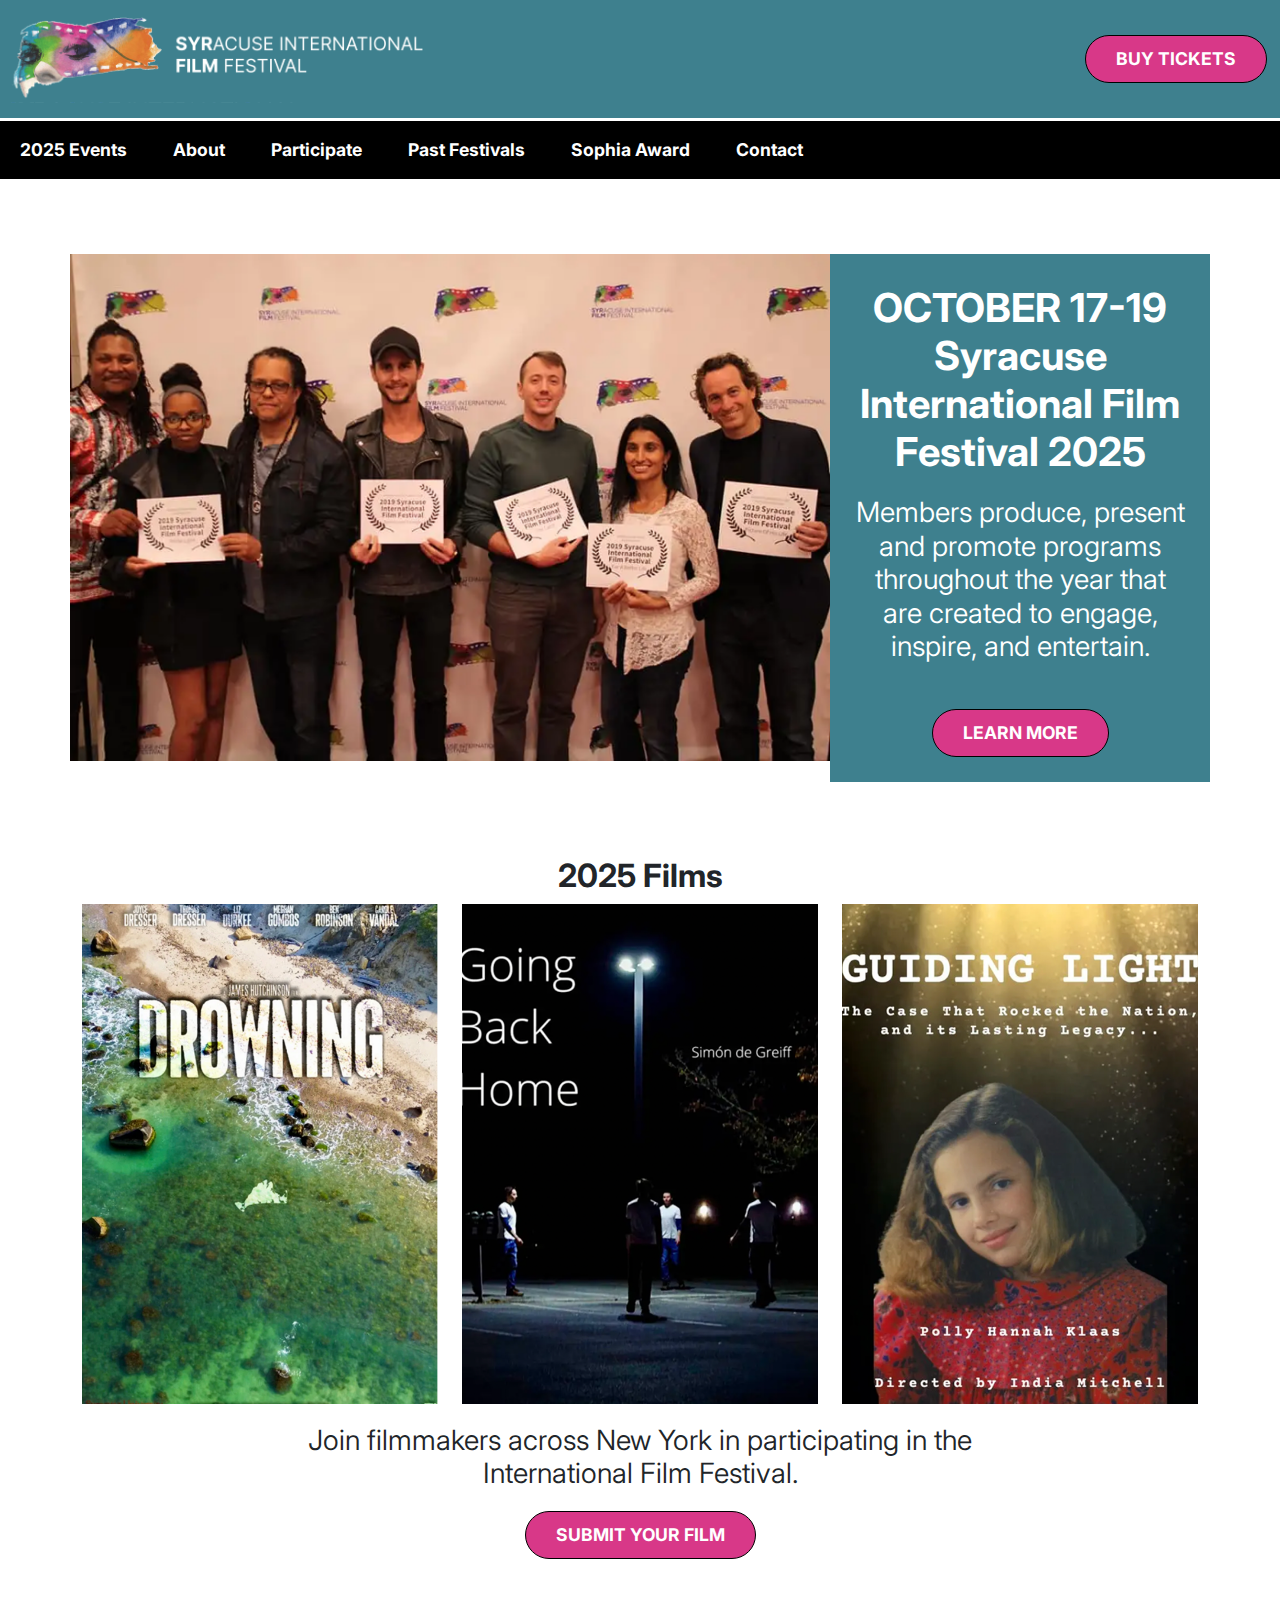
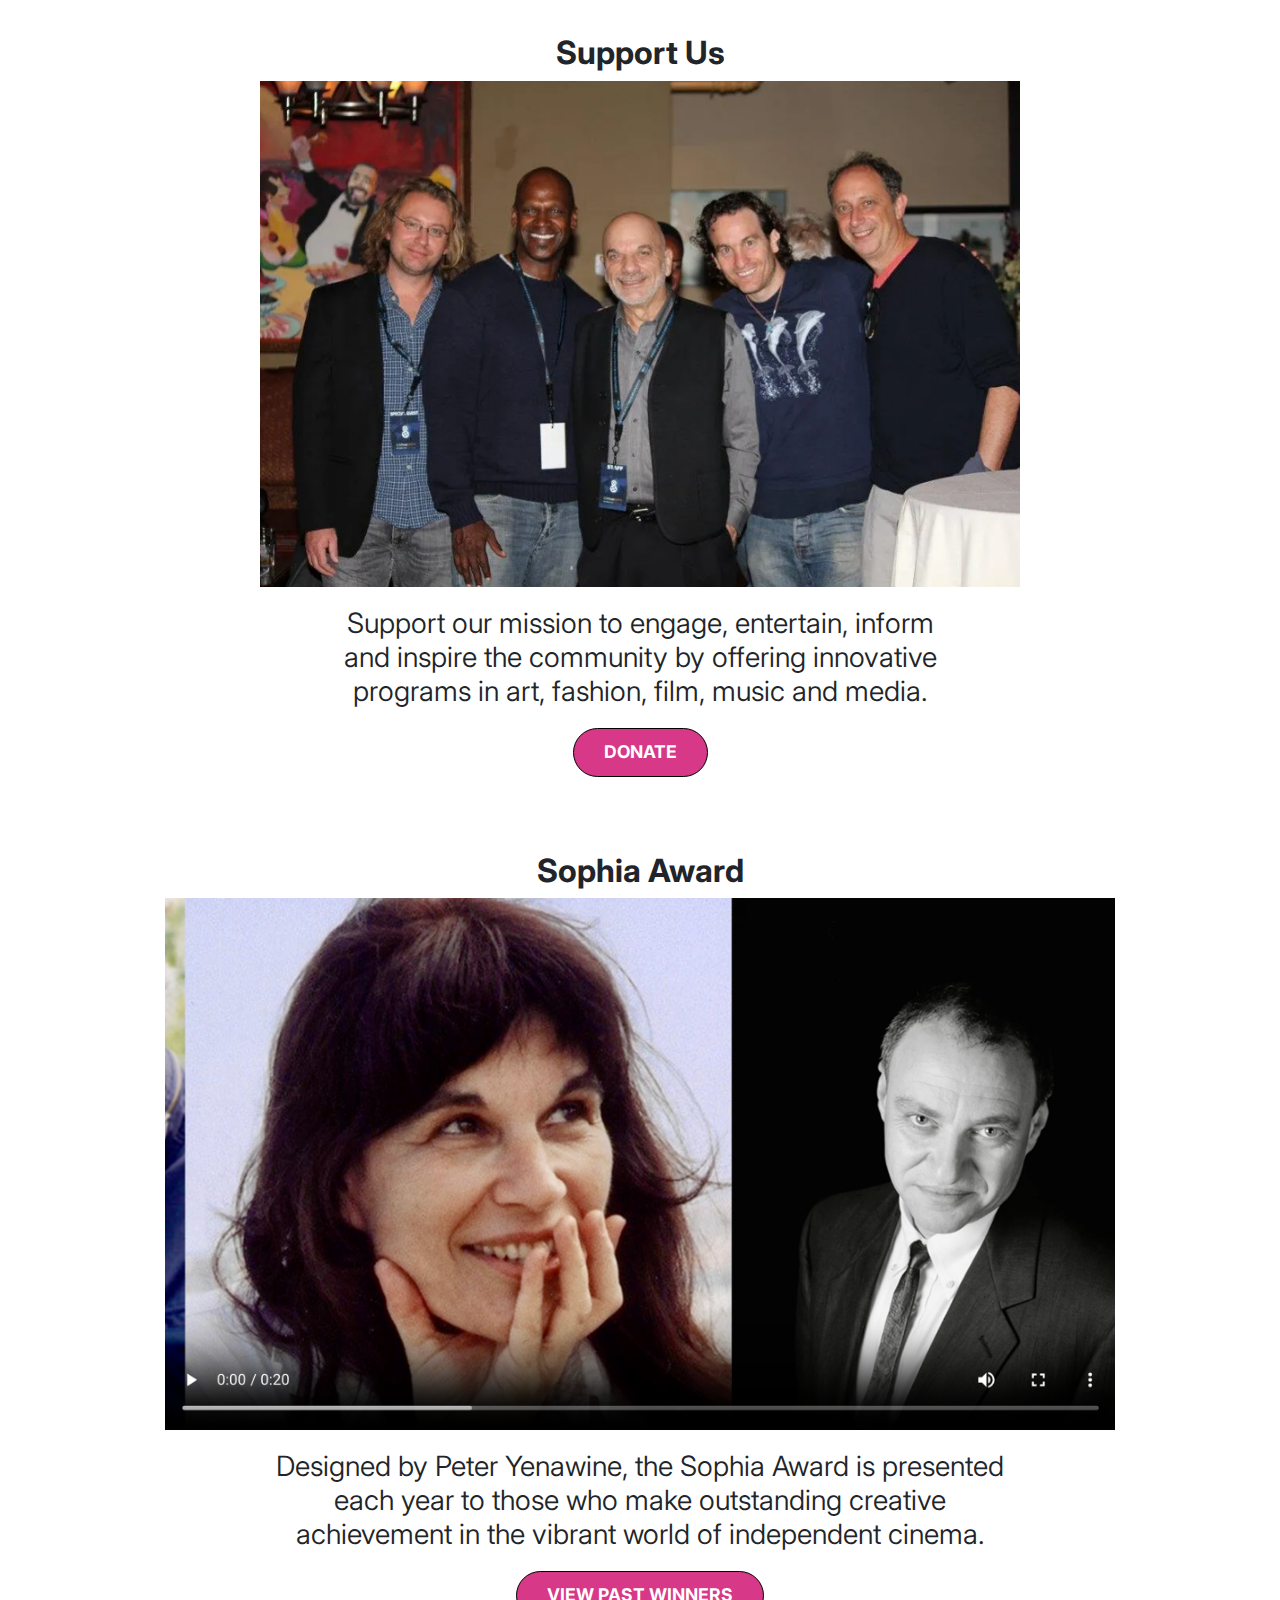
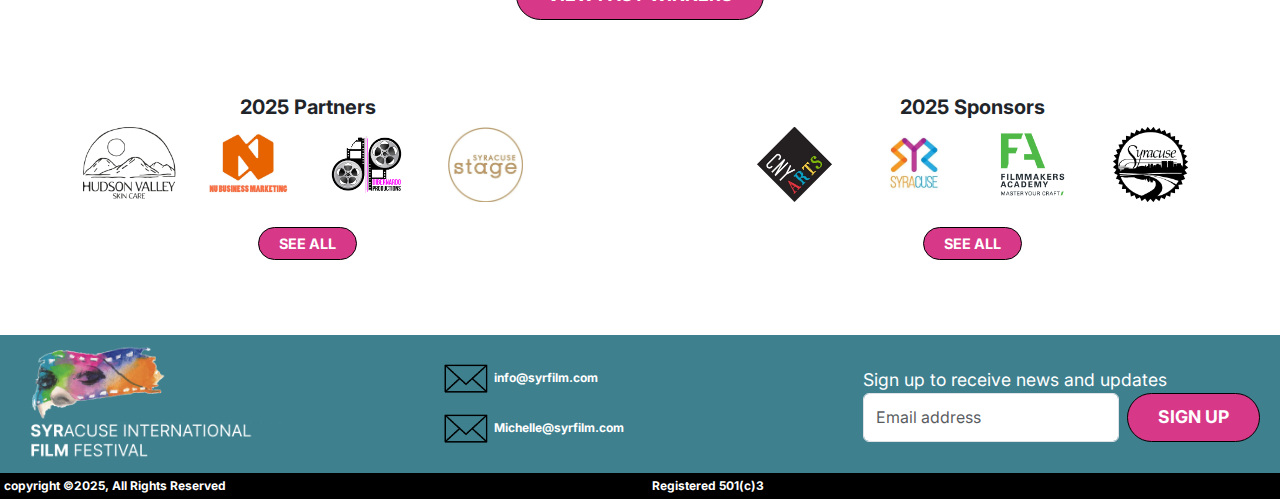
<file: hubbard-final/page-hubbard.html>
<!doctype html>

<html lang="en">
  
<head>
  <!-- Required meta tags -->
  <meta charset="utf-8">

  <meta name="viewport" content="width=device-width, initial-scale=1">

  <title>Syracuse International Film Festival</title>

  <!-- Bootstrap CSS -->
  <link rel="stylesheet" type="text/css" href="css/bootstrap.min.css">

  <!-- Put your general CSS file here -->
  <link rel="stylesheet" type="text/css" href="css/layout.css">

  <link rel="preconnect" href="https://fonts.googleapis.com">
  <link rel="preconnect" href="https://fonts.gstatic.com" crossorigin>
  <link href="https://fonts.googleapis.com/css2?family=Inter:ital,opsz,wght@0,14..32,100..900;1,14..32,100..900&display=swap" rel="stylesheet">

    
</head>

<body>

  <div class="d-none d-md-block">

  <div class="row">

    <div class="col-md-6 bgcolor"><img class="logo-long" src="images/logo-long.png" alt="Syracuse International Film Festival logo"></div>

    <div class="col-md-3 bgcolor"></div>

    <div class="col-md-3 bgcolor tickets-col">

      <button type="button" class="btn">BUY TICKETS</button>

    </div>

  </div>

  <nav class="navbar navbar-expand-lg bgcolor2">
        <div class="container-fluid">
          <button class="navbar-toggler" type="button" data-bs-toggle="collapse" data-bs-target="#navbarSupportedContent" aria-controls="navbarSupportedContent" aria-expanded="false" aria-label="Toggle navigation">
            <span class="navbar-toggler-icon"></span>
          </button>
          <div class="collapse navbar-collapse" id="navbarSupportedContent">
            <ul class="navbar-nav me-auto mb-2 mb-lg-0">
              <li class="nav-item">
                <a class="nav-link" href="#">2025 Events</a>
              </li>
              <li class="nav-item">
                <a class="nav-link" href="#">About</a>
              </li> 
              <li class="nav-item">
                <a class="nav-link" href="#">Participate</a>
              </li> 
              <li class="nav-item">
                <a class="nav-link" href="#">Past Festivals</a>
              </li> 
              <li class="nav-item">
                <a class="nav-link" href="#">Sophia Award</a>
              </li> 
              <li class="nav-item">
                <a class="nav-link" href="#">Contact</a>
              </li> 
            </ul>
          </div>
        </div>
  </nav> 

  </div>

  <div class="d-block d-md-none">
      
    <div class="row">
      
      <div class="col-8 bgcolor">

        <img class="logo-stacked" src="images/logo-stacked.png" alt="Syracuse International Film Festival logo">
        
      </div>

      <div class="col-4 bgcolor hamburger">

        <nav class="navbar navbar-mb bgcolor">
        <div class="container-fluid">
          <button class="navbar-toggler" type="button" data-bs-toggle="collapse" data-bs-target="#navbarSupportedContent" aria-controls="navbarSupportedContent" aria-expanded="false" aria-label="Toggle navigation">
            <span class="navbar-toggler-icon"></span>
          </button>
          <div class="collapse navbar-collapse" id="navbarSupportedContent">
            <ul class="navbar-nav me-auto mb-2 mb-lg-0">
              <li class="nav-item">
                <a class="nav-link" href="#">2025 Events</a>
              </li>
              <li class="nav-item">
                <a class="nav-link" href="#">About</a>
              </li> 
              <li class="nav-item">
                <a class="nav-link" href="#">Participate</a>
              </li> 
              <li class="nav-item">
                <a class="nav-link" href="#">Past Festivals</a>
              </li> 
              <li class="nav-item">
                <a class="nav-link" href="#">Sophia Award</a>
              </li> 
              <li class="nav-item">
                <a class="nav-link" href="#">Contact</a>
              </li> 
            </ul>
          </div>
        </div>
        </nav> 
        
      </div>

    </div>

    <div class="row bgcolor">
      
      <div class="col tickets-col-mb">
        
        <button type="button" class="btn">BUY TICKETS</button>

      </div>

    </div>

  </div>


<div class="container">

  <div class="row info">

    <div class="col-md-8 p-0">

      <img src="images/filmfest.png" class="img-fluid film-fest" alt="people posing with certificates from the 2019 Syracuse International Film Festival">

    </div>

    <div class="col-md-4 p-0 bgcolor jumbotron">

      <h1>OCTOBER 17-19<br> Syracuse <br> International Film Festival 2025</h1>

      <h3>Members produce, present <br> and promote programs <br> throughout the year that <br> are created to engage, <br> inspire, and entertain.</h3>

      <button type="button" class="btn learn-more">LEARN MORE</button>

    </div>

  </div>

    <h2>2025 Films</h2>

  <div class="d-none d-md-block">

  <div class="row">

    <div class="col-4">
      
      <img src="images/film1.png" class="img-fluid film" alt="poster for a film called Drowning by James Hutchinson">

    </div>

    <div class="col-4">
      
      <img src="images/film2.png" class="img-fluid film" alt="poster for a film called Going Back Home by Simon de Greiff"> 

    </div>

    <div class="col-4">
      
      <img src="images/film3.png" class="img-fluid film" alt="poster for a film called Guiding Light by Polly Hannah Klaas"> 

    </div>

  </div>

  </div>

  <div class="d-block d-md-none">
    
    <div class="row">

      <div class="col p-0">
      
        <img src="images/film1.png" class="img-fluid film" alt="poster for a film called Drowning by James Hutchinson">

      </div>

    </div>

  </div>

  <div class="row">
    
    <div class="col-md-8 actions">
      
      <h3>Join filmmakers across New York in participating in the <br> International Film Festival.</h3>

      <button type="button" class="btn btn-primary">SUBMIT YOUR FILM</button>

    </div>

  </div>

    <h2>Support Us</h2> 

  <div class="row">
    
    <div class="col-8 p-0">
      
      <img src="images/donate.png" class="img-fluid" alt="posed photo of individuals involved in the film festival"> 

    </div>

  </div>

  <div class="row">
    
    <div class="col-8 actions">
      
      <h3>Support our mission to engage, entertain, inform <br> and inspire the community by offering innovative <br> programs in art, fashion, film, music and media.</h3> 

      <button type="button" class="btn btn-primary">DONATE</button>

    </div>

  </div>

    <h2>Sophia Award</h2>

  <div class="row">
    
    <div class="col-10 p-0">
      
      <img src="images/sophia.png" class="img-fluid" alt="video montage of the Sophia award"> 

    </div>

  </div>

  <div class="row">
    
    <div class="col-8 actions">
      
      <h3>Designed by Peter Yenawine, the Sophia Award is presented each year to those who make outstanding creative achievement in the vibrant world of independent cinema.</h3> 

      <button type="button" class="btn btn-primary">VIEW PAST WINNERS</button>

    </div>

  </div>

  <div class="row actions">
    
    <div class="col-md-5">

      <h4>2025 Partners</h4>

      <div class="row media-row">
        
        <div class="col-6 col-md-3 media-right">

          <img src="images/hudsonvalley.png"class="media" alt="Hudson Valley skin care logo">  

        </div>

        <div class="col-6 col-md-3 media-left">

          <img src="images/nu.png"class="media" alt="Nu Business Marketing logo">
          
        </div>

        <div class="col-6 col-md-3 media-right">
          
          <img src="images/dibernardo.png" class="media" alt="Dibernardo Productions logo"> 

        </div>

        <div class="col-6 col-md-3 media-left">
          
          <img src="images/stage.png"class="media" alt="Syracuse Stage logo">

        </div>

      </div>

      <button type="button" class="btn media-btn">SEE ALL</button>
      
    </div>

    <!--ChatGPT helped with the space offset--> 

    <div class="col-md-5 offset-md-2">

      <h4>2025 Sponsors</h4>

      <div class="row media-row">
        
        <div class="col-6 col-md-3 media-right">
          
          <img src="images/cnyarts.png"class="media" alt="CNY Arts logo">

        </div>

        <div class="col-6 col-md-3 media-left">
          
          <img src="images/syracuse.png"class="media" alt= "colorful Syracuse logo">

        </div>

        <div class="col-6 col-md-3 media-right">
          
          <img src="images/filmmakers.png"class="media" alt="Filmmakers Academy logo"> 

        </div>

        <div class="col-6 col-md-3 media-left">
          
          <img src="images/syr.png"class="media" alt="black and white Syracuse logo"> 

        </div>

      </div>

      <button type="button" class="btn media-btn">SEE ALL</button> 
      
    </div>

  </div>
</div>

<!-- end of the container -->
</div>

<div class="d-none d-md-block">

<div class="row bgcolor footer">
    
    <div class="col-4 footer-col">
      
      <img src="images/logo-stacked.png" class="logo-stacked" alt="Syracuse International Film Festival logo"> 

    </div>

    <div class="col-4 footer-col">
      
      <p> <img src="images/envelope.png" class="envelope" alt="envelope icon"> info@syrfilm.com</p> <p> <img src="images/envelope.png" class="envelope" alt="envelope icon"> Michelle@syrfilm.com</p>

    </div>

    <div class="col-4 footer-col">

      <span class="form-text">Sign up to receive news and updates</span>
      
      <form class="d-flex" role="search">

              <input class="form-control me-2" type="search" placeholder="Email address" aria-label="Search">

              <button type="button" class="btn btn-primary">SIGN UP</button>

            </form>  

    </div>

</div>

  <div class="row bgcolor2 p-1">
    
    <div class="col">
      
      <p>copyright ©2025, All Rights Reserved</p>

    </div>

    <div class="col">
      
      <p> Registered 501(c)3</p>

    </div>

  </div>

</div>

<div class="d-block d-md-none">

  <div class="row bgcolor footer py-2">
    
    <div class="col-10 footer-col">

      <span class="form-text">Sign up to receive news and updates</span>
      
      <form class="d-flex" role="search">

              <input class="form-control me-2" type="search" placeholder="Email address" aria-label="Search">

      </form>

    </div>

  </div>

  <div class="row bgcolor footer py-2">
    
    <div class="col footer-mb">
      
      <button type="button" class="btn btn-primary">SIGN UP</button>

    </div>

  </div>

  <div class="row bgcolor footer">
    
    <div class="col footer-mb">
      
      <p> <img src="images/envelope.png" class="envelope" alt="envelope icon"> info@syrfilm.com</p> <p> <img src="images/envelope.png" class="envelope" alt="envelope icon"> Michelle@syrfilm.com</p>

    </div>

  </div>

  <div class="row bgcolor footer">
    
    <div class="col">
      
      <img src="images/logo-stacked.png" class="logo-stacked" alt="Syracuse International Film Festival logo"> 

    </div>

  </div>

  <div class="row bgcolor2 p-2">
    
    <div class="col footer-mb">
      
      <p>copyright ©2025, All Rights Reserved</p>

      <p>Registered 501(c)3</p>

    </div>

  </div>

</div>
  

<!-- Optional JavaScript but required for the cool stuff -->
<script src="https://cdn.jsdelivr.net/npm/@popperjs/core@2.11.6/dist/umd/popper.min.js" integrity="sha384-oBqDVmMz9ATKxIep9tiCxS/Z9fNfEXiDAYTujMAeBAsjFuCZSmKbSSUnQlmh/jp3" crossorigin="anonymous"></script>
<script src="js/bootstrap.min.js"></script>

</body>

</html>
</file>
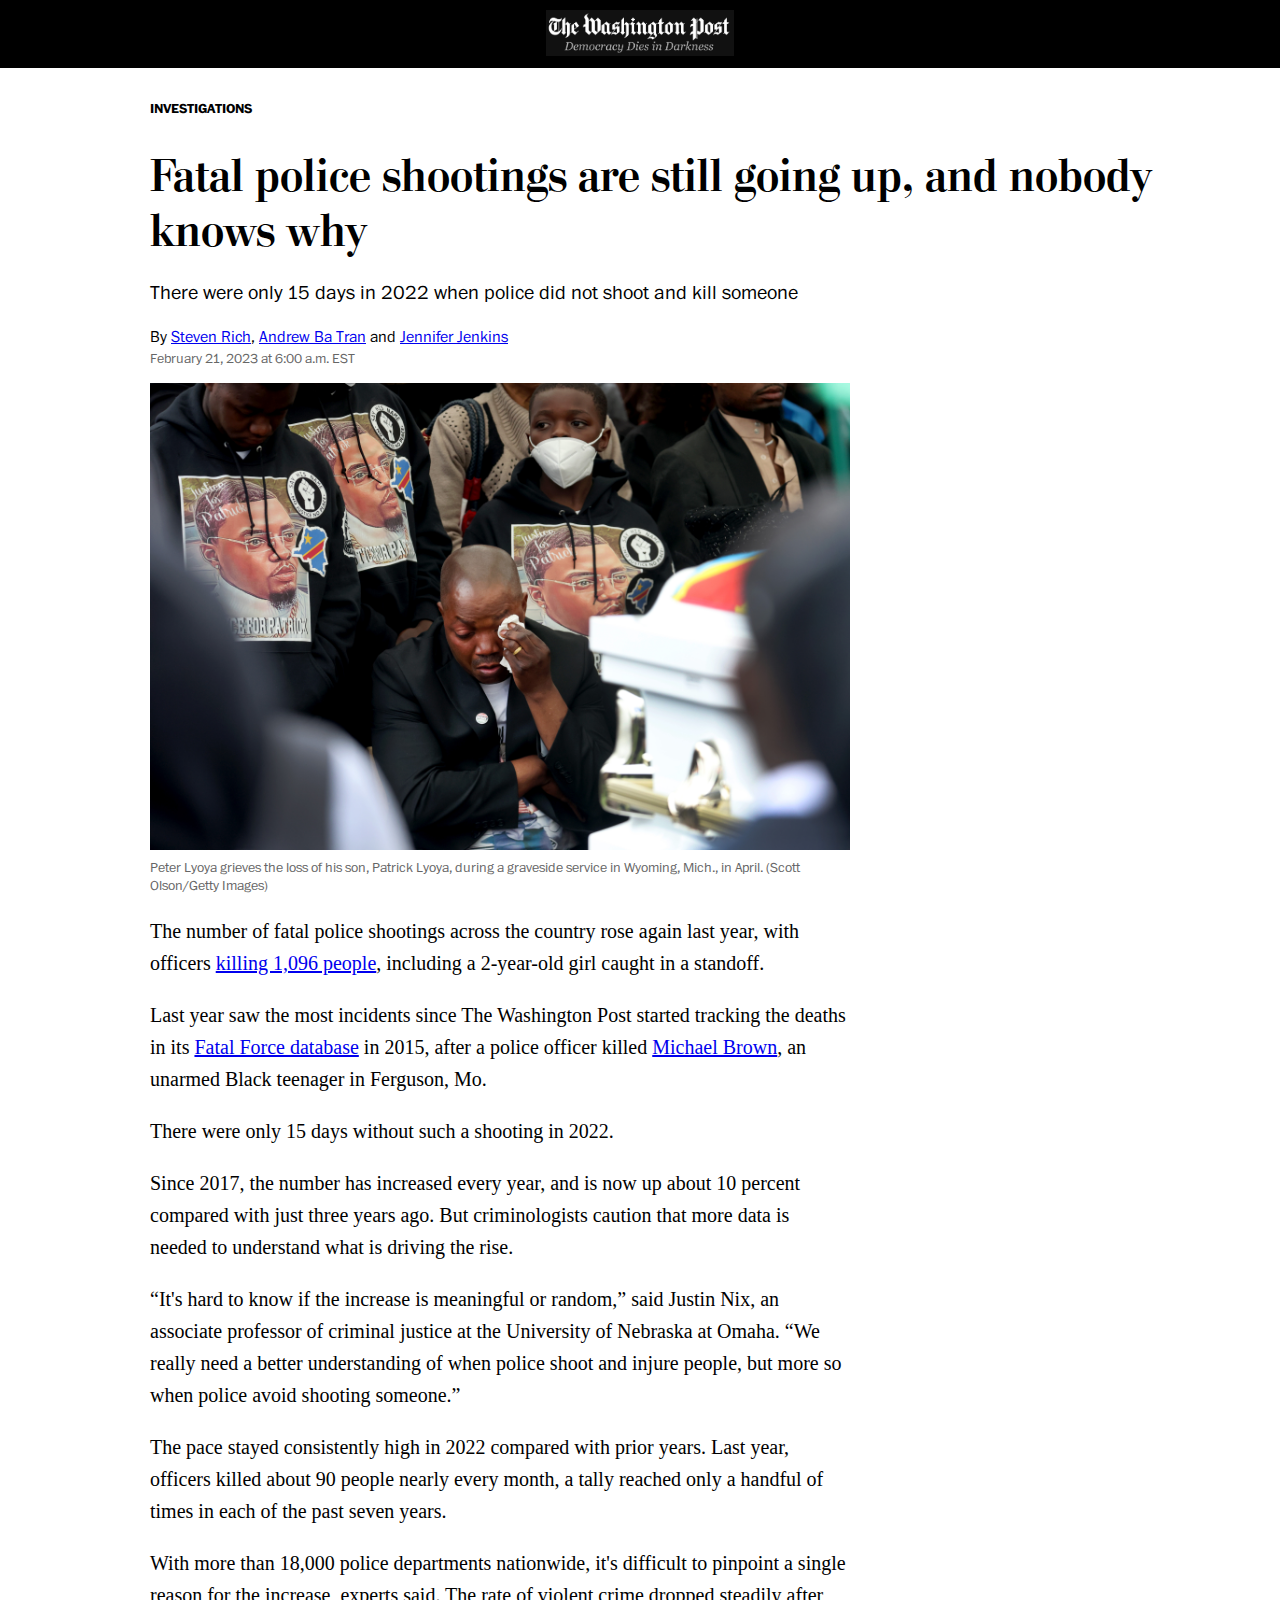
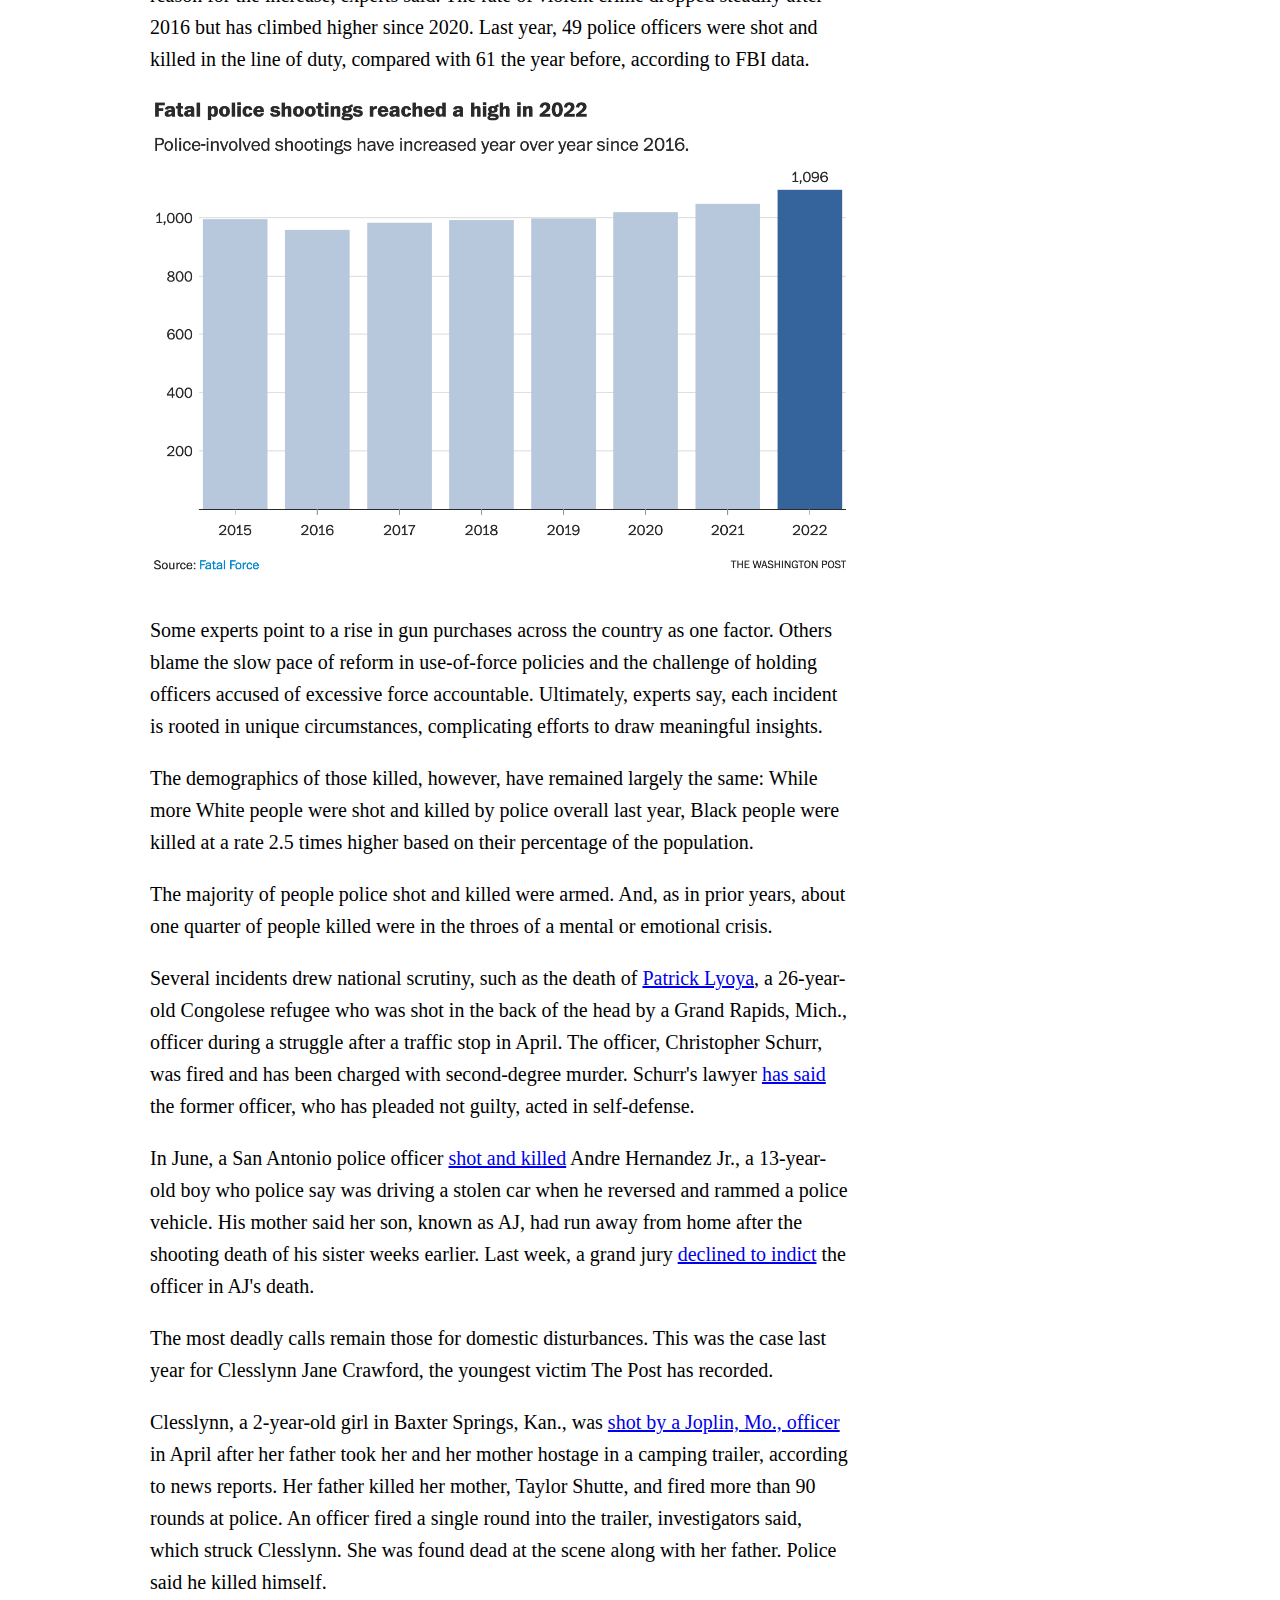
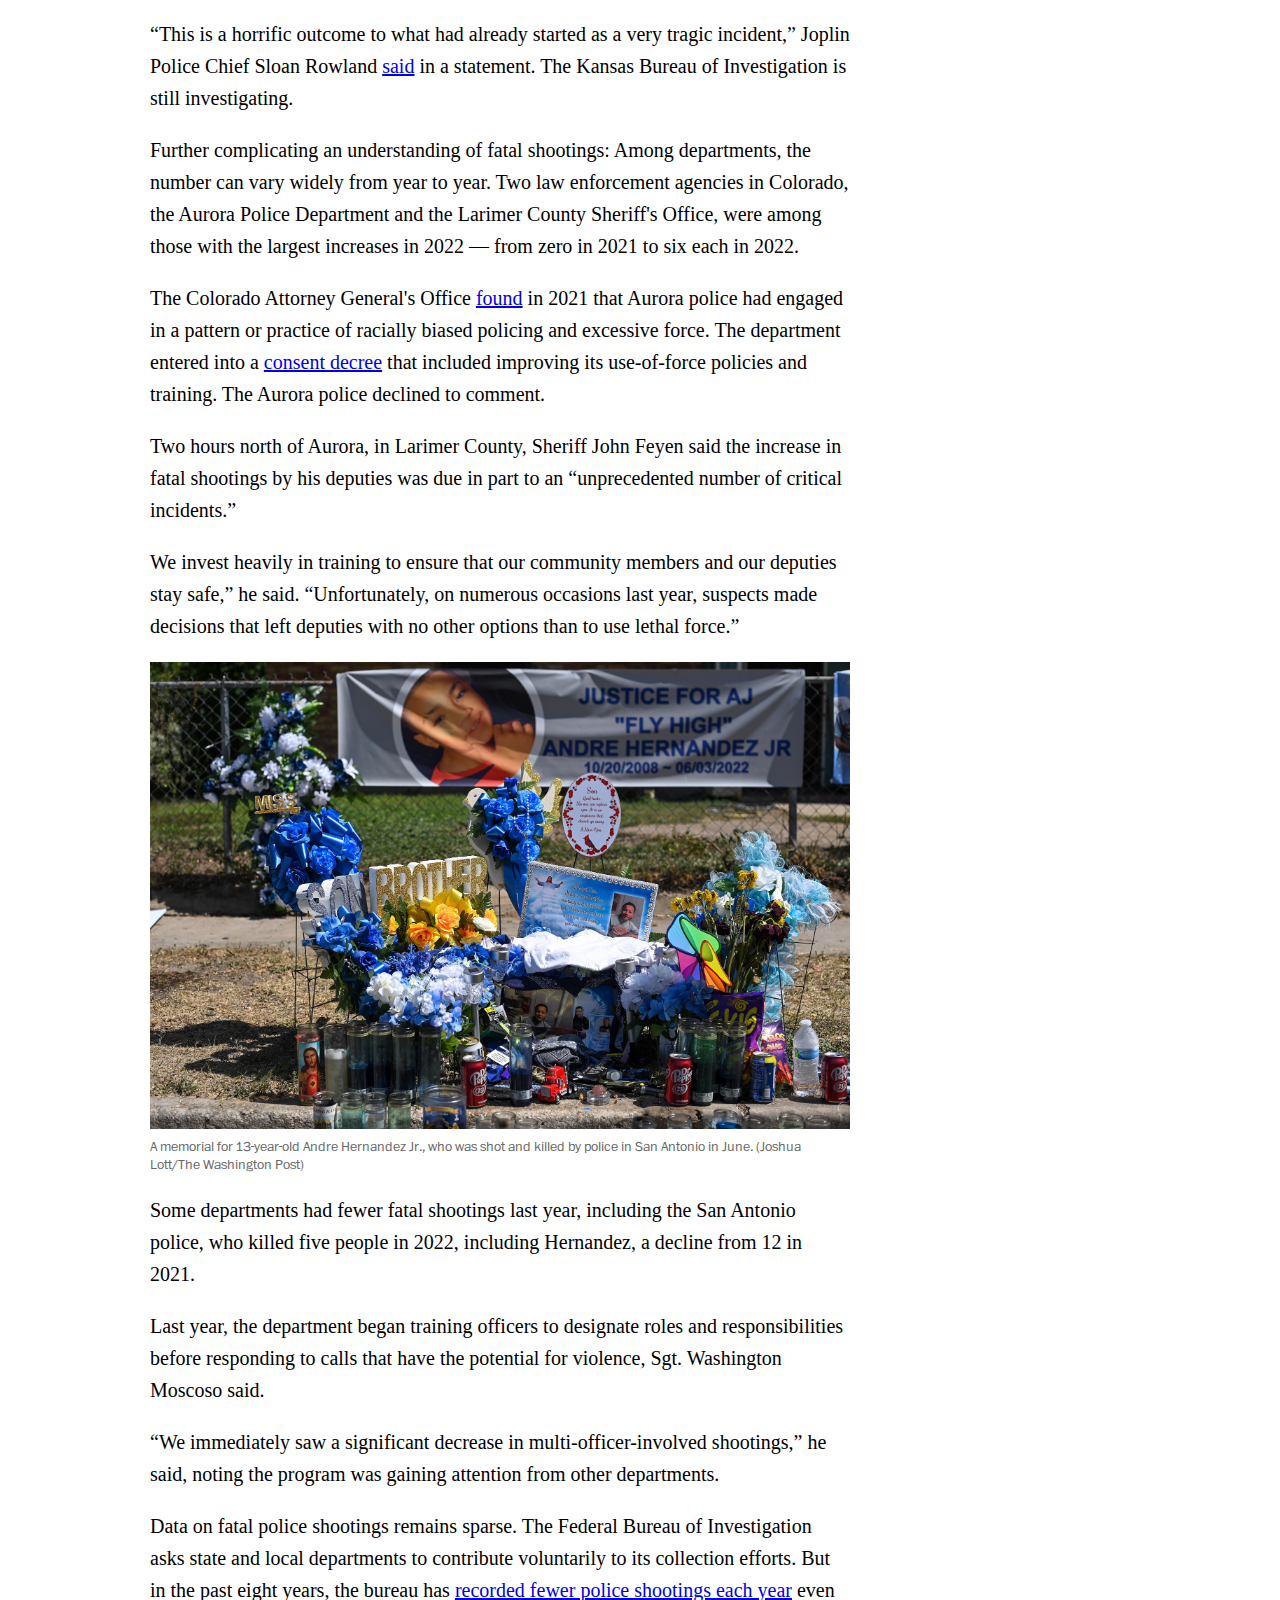
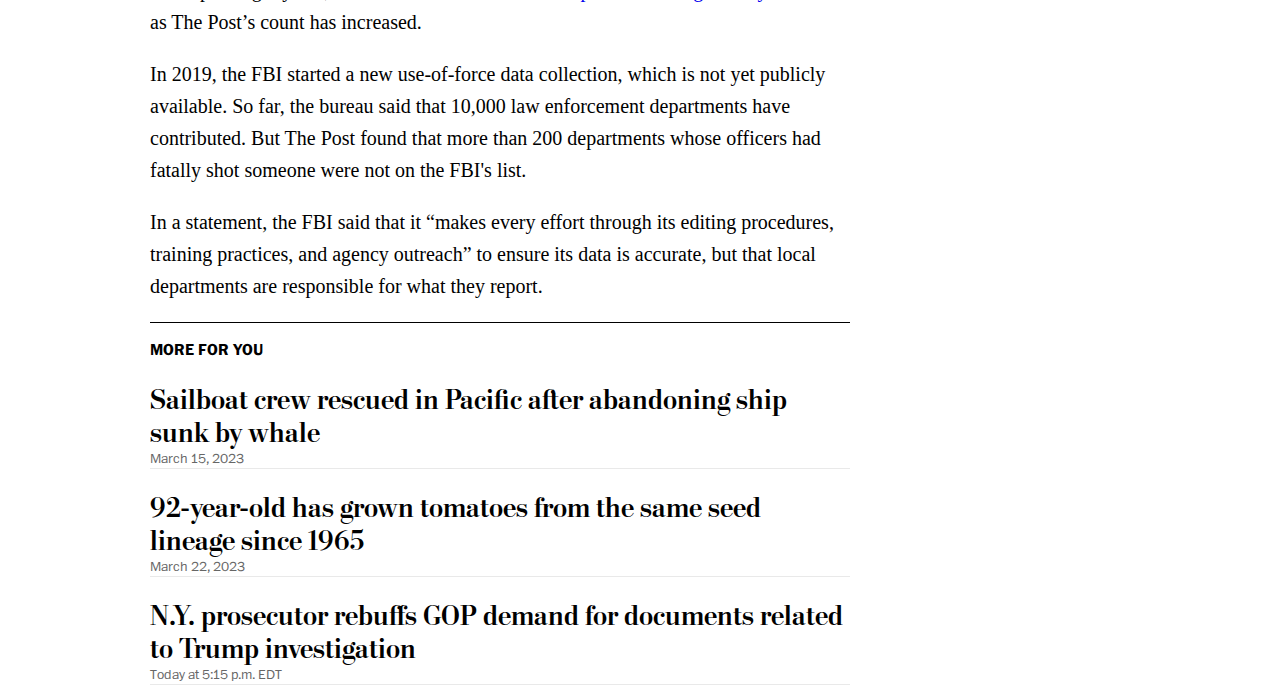
<file: web-2-files/article.html>
<!DOCTYPE html>
<html lang="en">
  <head>
    <meta charset="utf-8">
    <meta name="viewport" content="width=device-width, initial-scale=1">
    <link rel="stylesheet" href="css/fonts/fonts.css">
    <link rel="stylesheet" href="css/main.css">
    <title>JNL 221 - HTML/CSS Assignment #2</title>
  </head>
  <body>

    <div class="site-banner">
        <img class="logo" src="images/wp-logo.png" alt="Washington Post logo and slogan combo.">
    </div>

    <div class="article">

      <div class="story-header">

        <p class="news-section">INVESTIGATIONS</p>
        <h1>Fatal police shootings are still going up, and nobody knows why</h1>
        <p class="deck">There were only 15 days in 2022 when police did not shoot and kill someone</p>
        <p class="byline">By <a href="https://www.washingtonpost.com/people/steven-rich/">Steven Rich</a>, <a href="https://www.washingtonpost.com/people/andrew-ba-tran/">Andrew Ba Tran</a> and <a href="https://www.washingtonpost.com/people/jennifer-jenkins/">Jennifer Jenkins</a></p>
        <p class="publish-date">February 21, 2023 at 6:00 a.m. EST</p>

      </div>

      <div class="story-body">

        <img class="photo" src="images/img1.jpg" alt="Peter Lyola grieving in front of a casket while surrounded by mourners.">
        <p class="photo-caption">Peter Lyoya grieves the loss of his son, Patrick Lyoya, during a graveside service in Wyoming, Mich., in April. (Scott Olson/Getty Images)</p>

        <p>The number of fatal police shootings across the country rose again last year, with officers <a href="https://www.washingtonpost.com/graphics/investigations/police-shootings-database/">killing 1,096 people</a>, including a 2-year-old girl caught in a standoff.</p>
        <p>Last year saw the most incidents since The Washington Post started tracking the deaths in its <a href="https://www.washingtonpost.com/graphics/investigations/police-shootings-database/">Fatal Force database</a> in 2015, after a police officer killed <a href="https://www.washingtonpost.com/news/post-nation/wp/2014/08/11/what-you-need-to-know-about-the-death-of-an-unarmed-black-teenager-in-missouri/">Michael Brown</a>, an unarmed Black teenager in Ferguson, Mo.</p>
        <p>There were only 15 days without such a shooting in 2022.</p>
        <p>Since 2017, the number has increased every year, and is now up about 10 percent compared with just three years ago. But criminologists caution that more data is needed to understand what is driving the rise.</p>
        <p>“It's hard to know if the increase is meaningful or random,” said Justin Nix, an associate professor of criminal justice at the University of Nebraska at Omaha. “We really need a better understanding of when police shoot and injure people, but more so when police avoid shooting someone.”</p>
        <p>The pace stayed consistently high in 2022 compared with prior years. Last year, officers killed about 90 people nearly every month, a tally reached only a handful of times in each of the past seven years.</p>
        <p>With more than 18,000 police departments nationwide, it's difficult to pinpoint a single reason for the increase, experts said. The rate of violent crime dropped steadily after 2016 but has climbed higher since 2020. Last year, 49 police officers were shot and killed in the line of duty, compared with 61 the year before, according to FBI data.</p>

        <img class="photo" src="images/chart1.png" alt="A bar chart showing annual police shootings.">

        <p>Some experts point to a rise in gun purchases across the country as one factor. Others blame the slow pace of reform in use-of-force policies and the challenge of holding officers accused of excessive force accountable. Ultimately, experts say, each incident is rooted in unique circumstances, complicating efforts to draw meaningful insights.</p>
        <p>The demographics of those killed, however, have remained largely the same: While more White people were shot and killed by police overall last year, Black people were killed at a rate 2.5 times higher based on their percentage of the population.</p>
        <p>The majority of people police shot and killed were armed. And, as in prior years, about one quarter of people killed were in the throes of a mental or emotional crisis.</p>
        <p>Several incidents drew national scrutiny, such as the death of <a href="https://www.mlive.com/patrick-lyoya/">Patrick Lyoya</a>, a 26-year-old Congolese refugee who was shot in the back of the head by a Grand Rapids, Mich., officer during a struggle after a traffic stop in April. The officer, Christopher Schurr, was fired and has been charged with second-degree murder. Schurr's lawyer <a href="https://www.detroitnews.com/story/news/local/michigan/2023/01/12/christopher-schurr-who-killed-patrick-lyoya-shouldnt-face-trial/69801610007/">has said</a> the former officer, who has pleaded not guilty, acted in self-defense.</p>
        <p>In June, a San Antonio police officer <a href="https://www.yahoo.com/video/13-old-boy-killed-san-153315775.html">shot and killed</a> Andre Hernandez Jr., a 13-year-old boy who police say was driving a stolen car when he reversed and rammed a police vehicle. His mother said her son, known as AJ, had run away from home after the shooting death of his sister weeks earlier. Last week, a grand jury <a href="https://www.expressnews.com/news/local/article/bexar-county-jury-declines-indict-andre-hernandez-17789724.php">declined to indict</a> the officer in AJ's death.</p>
        <p>The most deadly calls remain those for domestic disturbances. This was the case last year for Clesslynn Jane Crawford, the youngest victim The Post has recorded.</p>
        <p>Clesslynn, a 2-year-old girl in Baxter Springs, Kan., was <a href="https://www.kake.com/story/46215642/2yearold-girl-killed-during-hostage-incident-was-shot-by-police-officer-kbi-says">shot by a Joplin, Mo., officer</a> in April after her father took her and her mother hostage in a camping trailer, according to news reports. Her father killed her mother, Taylor Shutte, and fired more than 90 rounds at police. An officer fired a single round into the trailer, investigators said, which struck Clesslynn. She was found dead at the scene along with her father. Police said he killed himself.</p>
        <p>“This is a horrific outcome to what had already started as a very tragic incident,” Joplin Police Chief Sloan Rowland <a href="https://www.kfdi.com/2022/04/04/kbi-says-police-officer-fired-shot-that-killed-child-during-southeast-kansas-standoff/">said</a> in a statement. The Kansas Bureau of Investigation is still investigating.</p>
        <p>Further complicating an understanding of fatal shootings: Among departments, the number can vary widely from year to year. Two law enforcement agencies in Colorado, the Aurora Police Department and the Larimer County Sheriff's Office, were among those with the largest increases in 2022 — from zero in 2021 to six each in 2022.</p>
        <p>The Colorado Attorney General's Office <a href="https://db34539d-4755-46da-9dee-309947ca5365.filesusr.com/ugd/8cd58b_7b1aaee387bc4fb78a7a60d2f12ce789.pdf">found</a> in 2021 that Aurora police had engaged in a pattern or practice of racially biased policing and excessive force. The department entered into a <a href="https://www.auroramonitor.org/">consent decree</a> that included improving its use-of-force policies and training. The Aurora police declined to comment.</p>
        <p>Two hours north of Aurora, in Larimer County, Sheriff John Feyen said the increase in fatal shootings by his deputies was due in part to an “unprecedented number of critical incidents.”</p>
        <p>We invest heavily in training to ensure that our community members and our deputies stay safe,” he said. “Unfortunately, on numerous occasions last year, suspects made decisions that left deputies with no other options than to use lethal force.”</p>

        <img class="photo" src="images/img2.jpg" alt="A roadside memorial for Andre Hernandez Jr.">
        <p class="photo-caption">A memorial for 13-year-old Andre Hernandez Jr., who was shot and killed by police in San Antonio in June. (Joshua Lott/The Washington Post)</p>

        <p>Some departments had fewer fatal shootings last year, including the San Antonio police, who killed five people in 2022, including Hernandez, a decline from 12 in 2021.</p>
        <p>Last year, the department began training officers to designate roles and responsibilities before responding to calls that have the potential for violence, Sgt. Washington Moscoso said.</p>
        <p>“We immediately saw a significant decrease in multi-officer-involved shootings,” he said, noting the program was gaining attention from other departments.</p>
        <p>Data on fatal police shootings remains sparse. The Federal Bureau of Investigation asks state and local departments to contribute voluntarily to its collection efforts. But in the past eight years, the bureau has <a href="https://www.washingtonpost.com/investigations/interactive/2022/fatal-police-shootings-unreported/">recorded fewer police shootings each year</a> even as The Post’s count has increased.</p>
        <p>In 2019, the FBI started a new use-of-force data collection, which is not yet publicly available. So far, the bureau said that 10,000 law enforcement departments have contributed. But The Post found that more than 200 departments whose officers had fatally shot someone were not on the FBI's list.</p>
        <p>In a statement, the FBI said that it “makes every effort through its editing procedures, training practices, and agency outreach” to ensure its data is accurate, but that local departments are responsible for what they report.</p>

      </div>

      <div class="story-footer">

        <h3>MORE FOR YOU</h3>
        <h2>Sailboat crew rescued in Pacific after abandoning ship sunk by whale</h2>
        <p class="footer-info">March 15, 2023</p>
        <h2>92-year-old has grown tomatoes from the same seed lineage since 1965</h2>
        <p class="footer-info">March 22, 2023</p>
        <h2>N.Y. prosecutor rebuffs GOP demand for documents related to Trump investigation</h2>
        <p class="footer-info">Today at 5:15 p.m. EDT</p>

      </div>

    </div>

  </body>
</html>
</file>
<file: 221final/main.css>
.mycontainer { 
  
  padding-top: 10px;
padding-bottom: 10px;
margin-right:350px;
margin-left:50px;
 }

 .byline{
  font-size:12px;
  color:darkred;
 }

 .first-paragraph{
  font-weight: bold;
 }

nav {
  border-top: 8px solid darkred;
  border-bottom: 1px solid darkred;
  padding: 20px;
  text-align: center;
  font-family:Arial, Helvetica, sans-serif;
  font-weight: bold;
}

h1 {
  font-size: 46px;
  font-family: Roboto Condensed,sans-serif;
}

h2 {
  font-weight: normal;
  font-family: Lato,sans-serif;
}

p {text-align: justify;
font-family:Lato,sans-serif;
line-height: 20px}

.blockquote {
  font-size:30px;
  font-weight:800;
  font-style:italic;
  text-align:center;
  line-height: 35px;
}

.card {float: left;
width: 50%;
margin: 20px;
margin-left: 0px;
margin-top: 0px;
margin-bottom: 10px;
}

.card-text { line-height: 20px;
  font-family:Arial, Helvetica, sans-serif;
  font-style: italic; 
  font-size: 12px;
  font-weight: bold;
}

.fig {
width: 100%;
min-width: 350px;
max-width: 600px;
margin-bottom: 25px;
}


.footerclass{
  max-width:100%;
  height: 50px;
  background-color: whitesmoke;
  text-align: center;
  font-size: 20px;
  font-weight: bold;
  font-family: Arial, Helvetica, sans-serif;
  border-top: 8px solid darkred;
  border-bottom: 1px solid darkred;
}
</file>
<file: 305data/main.css>
.mycontainer { 
  
  padding-top: 10px;
padding-bottom: 10px;
margin-right:350px;
margin-left:50px;
 }

 .byline{
  font-size:12px;
  color:darkred;
 }

 .first-paragraph{
  font-weight: bold;
 }

 a{
  color:black;
  font-weight:bold;
  text-decoration:none;
 }

a:hover{
  text-decoration:none;
}

nav {
  border-top: 8px solid darkred;
  border-bottom: 1px solid darkred;
  padding: 20px;
  text-align: center;
  font-family:Arial, Helvetica, sans-serif;
  font-weight: bold;
}

h1 {
  font-size: 46px;
  font-family: Roboto Condensed,sans-serif;
}

h2 {
  font-weight: normal;
  font-family: Lato,sans-serif;
}

p {text-align: justify;
font-family:Lato,sans-serif;
line-height: 20px}

.blockquote {
  font-size:30px;
  font-weight:800;
  font-style:italic;
  text-align:center;
  line-height: 35px;
}

.card {float: left;
width: 50%;
margin: 20px;
margin-left: 0px;
margin-top: 0px;
margin-bottom: 10px;
}

.card-text { line-height: 20px;
  font-family:Arial, Helvetica, sans-serif;
  font-style: italic; 
  font-size: 12px;
  font-weight: bold;
}

.fig {
width: 100%;
min-width: 350px;
max-width: 600px;
margin-bottom: 25px;
}


.footerclass{
  max-width:100%;
  height: 50px;
  background-color: whitesmoke;
  text-align: center;
  font-size: 20px;
  font-weight: bold;
  font-family: Arial, Helvetica, sans-serif;
  border-top: 8px solid darkred;
  border-bottom: 1px solid darkred;
}
</file>
<file: 345final/main.css>
.mycontainer { 
    padding: 75px;
    padding-top: 10px;
  padding-bottom: 10px;
   }
  
  nav {
    border-top: 8px solid darkred;
    border-bottom: 1px solid darkred;
    padding: 20px;
    text-align: center;
    font-family:Arial, Helvetica, sans-serif;
    font-weight: bold;
  }
  
  h1 {
    font-size: 46px;
    font-family: Georgia, 'Times New Roman', Times, serif;
  }
  
  h2 { font-style: italic;
    font-weight: normal;
    font-family: Georgia, 'Times New Roman', Times, serif;
  }
  
  p {text-align: justify;
  font-family:Georgia, 'Times New Roman', Times, serif;}
  
  .blockquote {font-family: 'Times New Roman', Times, serif; 
    font-size:35px;
    font-style:italic;
    font-weight:bold;
    padding:20px;
    text-align: center;
    line-height: 50px;
    margin-bottom: 20px;
  }
  
  .card {float: left;
  width: 50%;
  margin: 20px;
  margin-left: 0px;
  margin-top: 0px;
  margin-bottom: 10px;
  }
  
  .card-text { line-height: 20px;
    font-family:Arial, Helvetica, sans-serif;
    font-style: italic; 
    font-size: 12px;
    font-weight: bold;
  }
  
  .fig {
  width: 100%;
  min-width: 350px;
  max-width: 600px;
  margin-bottom: 25px;
  }
  
  
  .footerclass{
    max-width:100%;
    height: 50px;
    background-color: whitesmoke;
    text-align: center;
    font-size: 20px;
    font-weight: bold;
    font-family: Arial, Helvetica, sans-serif;
    border-top: 8px solid darkred;
    border-bottom: 1px solid darkred;
    padding:0px;
  }
</file>
<file: assignment10/main.css>
.mycontainer { 
  padding: 75px;
  padding-top: 0px;
padding-bottom: 0px; }

nav {
  border-top: 8px solid darkred;
  border-bottom: 1px solid red;
  padding: 20px;
  text-align: center;
}

.logo {
  width: 330px;
}

.sitemotto {
  color: #de2f23;
  font-family: Basier, Arial, sans-serif;
  font-size: 14px;
  text-transform: uppercase;
  letter-spacing: 1px;
  font-weight: bold;
}



header {
    font-family: Basier, Arial, sans-serif;
    font-size: 20px;
}

h1 {
  font-size: 46px;
}

p {text-align: justify;}

.byline {
  font-weight: bold;
}

.tdpad {
  padding: 15px;
}

article > p {
  font-family: Pensum, "Times New Roman", serif;
  font-size: 20px;
}

.storyimage {
  width: 50%; 
  max-width: 200px;
}

.caption {
  color: gray;
  font-size: 14px;
  margin-top: 5px;
}

footer {
  margin-top: 30px;
  font-family: Basier, Arial, sans-serif;
}

footer > p {
  font-size: 14px;
  color: #666;
}

a {
  color: black;
}

a:hover {
  color: #717171;
  text-decoration-color: #ffcb04;
}

.blockquote {font-family: 'Times New Roman', Times, serif; 
  font-size:55px;
  font-style:italic;
  padding:20px;
  text-align: center;
}

.card {float: left;
width: 50%;
margin: 20px;
margin-left: 0px;
}

.cardb {float: right; 
width: 50%; 
margin: 20px;
margin-right: 0px;
}
</file>
<file: assignment8/main.css>
body {
  font-family: Arial, sans-serif;
  max-width: 800px;
  margin: 0px auto;
  padding: 10px;
}

.source-info {
  background-color: darkgray;
  font-size: 18px;
  margin: 0px 0px 15px 0px;
  border: black solid 2px;
  padding: 10px;
}

img {
  width: 100%;
}

.lead-caption {
  font-size: 14px;
  margin: 5px 0px;
  line-height: 14px;
}

h1 {
  font-style: italic;
  font-size: 40px;
}

h2 {
  font-size: 24px;
  margin-bottom: 30px;
}

p {
  font-size: 20px;
  line-height: 26px;
}

.other-image {
  max-width: 600px;
  display: block;
  margin: 30px auto 5px auto;
}

.other-caption {
  font-size: 14px;
  line-height: 14px;
  max-width: 600px;
  margin: 5px auto;
}
</file>
<file: hubbard-final/css/layout.css>
/*I used ChatGPT to help with a couple of the formatting details, like the white-space nowrap for the buttons, image crops and using a flex container*/

body{
	font-family:"Inter", sans-serif;
}

.row{
	display:flex;
	justify-content: center;
}

.bgcolor{
	background-color:#3e808e;
}

.bgcolor2{
	background-color:#000000;
}

.info{
	margin-top:75px;
	margin-bottom:75px;
}

.logo-long{
	max-width:500px;
	padding-top:15px;
	padding-bottom:15px;
}

.logo-stacked{
	max-width:300px;
	margin-top:10px;
}

.navbar-toggler{
	border:none;
}

/*ChatGPT helped with this design*/
.navbar-toggler-icon {
  background-image: url("data:image/svg+xml,%3Csvg xmlns='http://www.w3.org/2000/svg' viewBox='0 0 30 30'%3E%3Cpath stroke='black' stroke-linecap='round' stroke-miterlimit='10' stroke-width='3' d='M4 7h22M4 15h22M4 23h22'/%3E%3C/svg%3E");
  background-size: 100% 100%;
  width: 50px;
  height: 50px;
  border-radius: 4px;
}

.hamburger{
	display:flex;
	justify-content: center;
	align-items:center;
}

.navbar-mb{
	border:none !important;
}

.envelope{
	max-width:50px;
}

li{
	margin-right:30px;
}

.nav-link{
	color:#ffffff;
	font-weight:bold;
	font-size:1.1em;

}
.nav-link:hover{
	color:#ffffff;
	text-decoration:underline;
	font-weight:bold;
	font-size:1.1em;
}
.nav-link:visited{
	color:#ffffff;
}

.navbar{
	border-top-style:solid;
	border-top-color:#ffffff;
}

.btn{
	border-radius:30px;
	background-color:#d83888;
	color:#ffffff;
	border-color:#000000;
	font-weight:bold;
	font-size:1.1em;
	padding:10px;
	padding-right:30px;
	padding-left:30px;
	white-space:nowrap;
}

@media(max-width:768px){
	.media-btn{
		margin-bottom:25px;
	}
	.media-right{
		display:flex;
		justify-content:right;
		padding-right:25px;
	}
	.media-left{
		display:flex;
		justify-content:left;
		padding-left:25px;
	}
	.media-row{
		margin-top:25px;
	}
}

.media-btn{
	padding:5px;
	padding-left:20px;
	padding-right:20px;
	font-size:0.9em;
}

.btn:hover{
	background-color:#d83888;
	color:#000000;
	border-color:#000000;
}

.tickets-col{
	display:flex;
	justify-content:right;
	align-items:center;
	padding-right:25px;
}

.tickets-col-mb{
	display:flex;
	justify-content:center;
	align-items:center;
	padding:15px;
}

.jumbotron{
	text-align:center; 
	color:#ffffff;
}

h1{
	font-size:2.5em;
	font-weight:bold;
	margin-top:30px;
}

h2{
	font-weight:bold;
	text-align:center;
	font-size:2em;
}

h3{
	font-size:1.75em;
	margin-top:20px;
	margin-bottom:20px;
	font-weight:350;
	text-align:center;
}

h4{
	font-size:1.25em;
	font-weight:bold;
}

p{
	font-size:0.75em;
	font-weight:bold;
	margin-bottom:0em;
	color:#ffffff;
}

.form-text{
	font-size:1.1em;
	margin-bottom:10px;
	color:#ffffff;
}

.learn-more{
	margin-top:25px;
	margin-bottom:25px;
}

.film{
	max-height:500px;
	object-fit:cover;
	height:100%;
	width:100%;
	object-position:center 45%;
}

.actions{
	text-align:center;
	margin-bottom:75px;
}

.media{
	max-height:75px;
	margin-bottom:25px;
}

.footer{
	display:flex;
	align-items:center;
	padding-left:20px;
	padding-right:20px;
}

.footer-mb{
	text-align:center;
}
</file>
<file: web-2-files/css/fonts/fonts.css>
/*html {
  -moz-osx-font-smoothing: grayscale;
  -webkit-font-smoothing: antialiased;
}*/

@font-face {
  font-family: 'Postoni';
  src: url('PostoniWide-Bold.woff2') format('woff2');
}

@font-face {
  font-family: 'Franklin Light';
  src: url('ITC_Franklin-Light.woff2') format('woff2');
}

@font-face {
  font-family: 'Franklin Bold';
  src: url('ITC_Franklin-Bold.woff2') format('woff2');
}
</file>
<file: web-2-files/css/main.css>
body {margin-top: 0px;
    margin-bottom: 0px;
    margin-left: 0px;
    margin-right: 0px;
    }

.site-banner {background-color: black;
text-align: center;
padding-top: 10px;
padding-bottom: 8px;
padding-left: 0px;
padding-right: 0px;}

.logo {width: 188px;}

.article {max-width: 1200px;
margin-left: 140px;
margin-right: 100px;
margin-top: 0px;
margin-bottom: 0px;
padding-left: 10px;
padding-right: 10px;
padding-top: 0px;
padding-bottom: 0px;
}

.story-header{font-family: 'Franklin Light';
    src: url('ITC_Franklin-Light.woff2') format('woff2');}

h1 {font-family: 'Postoni';
    src: url('PostoniWide-Bold.woff2') format('woff2');
    font-size: 46px;
    font-weight:normal;
margin-bottom: 0px;}

.news-section {margin-top: 32px;
font-size: 14px;
font-family: 'Franklin Bold';
  src: url('ITC_Franklin-Bold.woff2') format('woff2');
}

.deck {font-size: 20px;}

.byline {font-size: 16px;
margin-bottom: 2px;}

.publish-date {font-size: 14px; 
color: #666666; 
margin-top: 0px;}

.story-body {font: Georgia;
font-size: 20px; 
line-height: 32px;
max-width: 700px;}

img {width:100%;}

.photo-caption {color:#666666;
font-size:14px;
margin-top:0px;
line-height:18px;
font-family: 'Franklin Light';
src: url('ITC_Franklin-Light.woff2') format('woff2');}

.story-footer {
    max-width: 700px;
    border-top-style: solid;
    border-top-width: 1px;
    border-top-color: black;
}

h3 {
    font-family: 'Franklin Bold';
  src: url('ITC_Franklin-Bold.woff2') format('woff2');
    font-size: 16px;
    font-weight: normal;
}
 h2 {font-family: 'Postoni';
    src: url('PostoniWide-Bold.woff2') format('woff2');
    font-size: 28px;
    font-weight: normal;
margin-bottom: 0px;}

.footer-info {color:#666666;
    font-size:14px;
    margin-top:0px;
    margin-bottom: 10px;
    line-height:18px;
    font-family: 'Franklin Light';
  src: url('ITC_Franklin-Light.woff2') format('woff2');
  border-bottom-style: solid;
  border-bottom-width: 1px;
  border-bottom-color: #e9e9e9;
}
</file>
